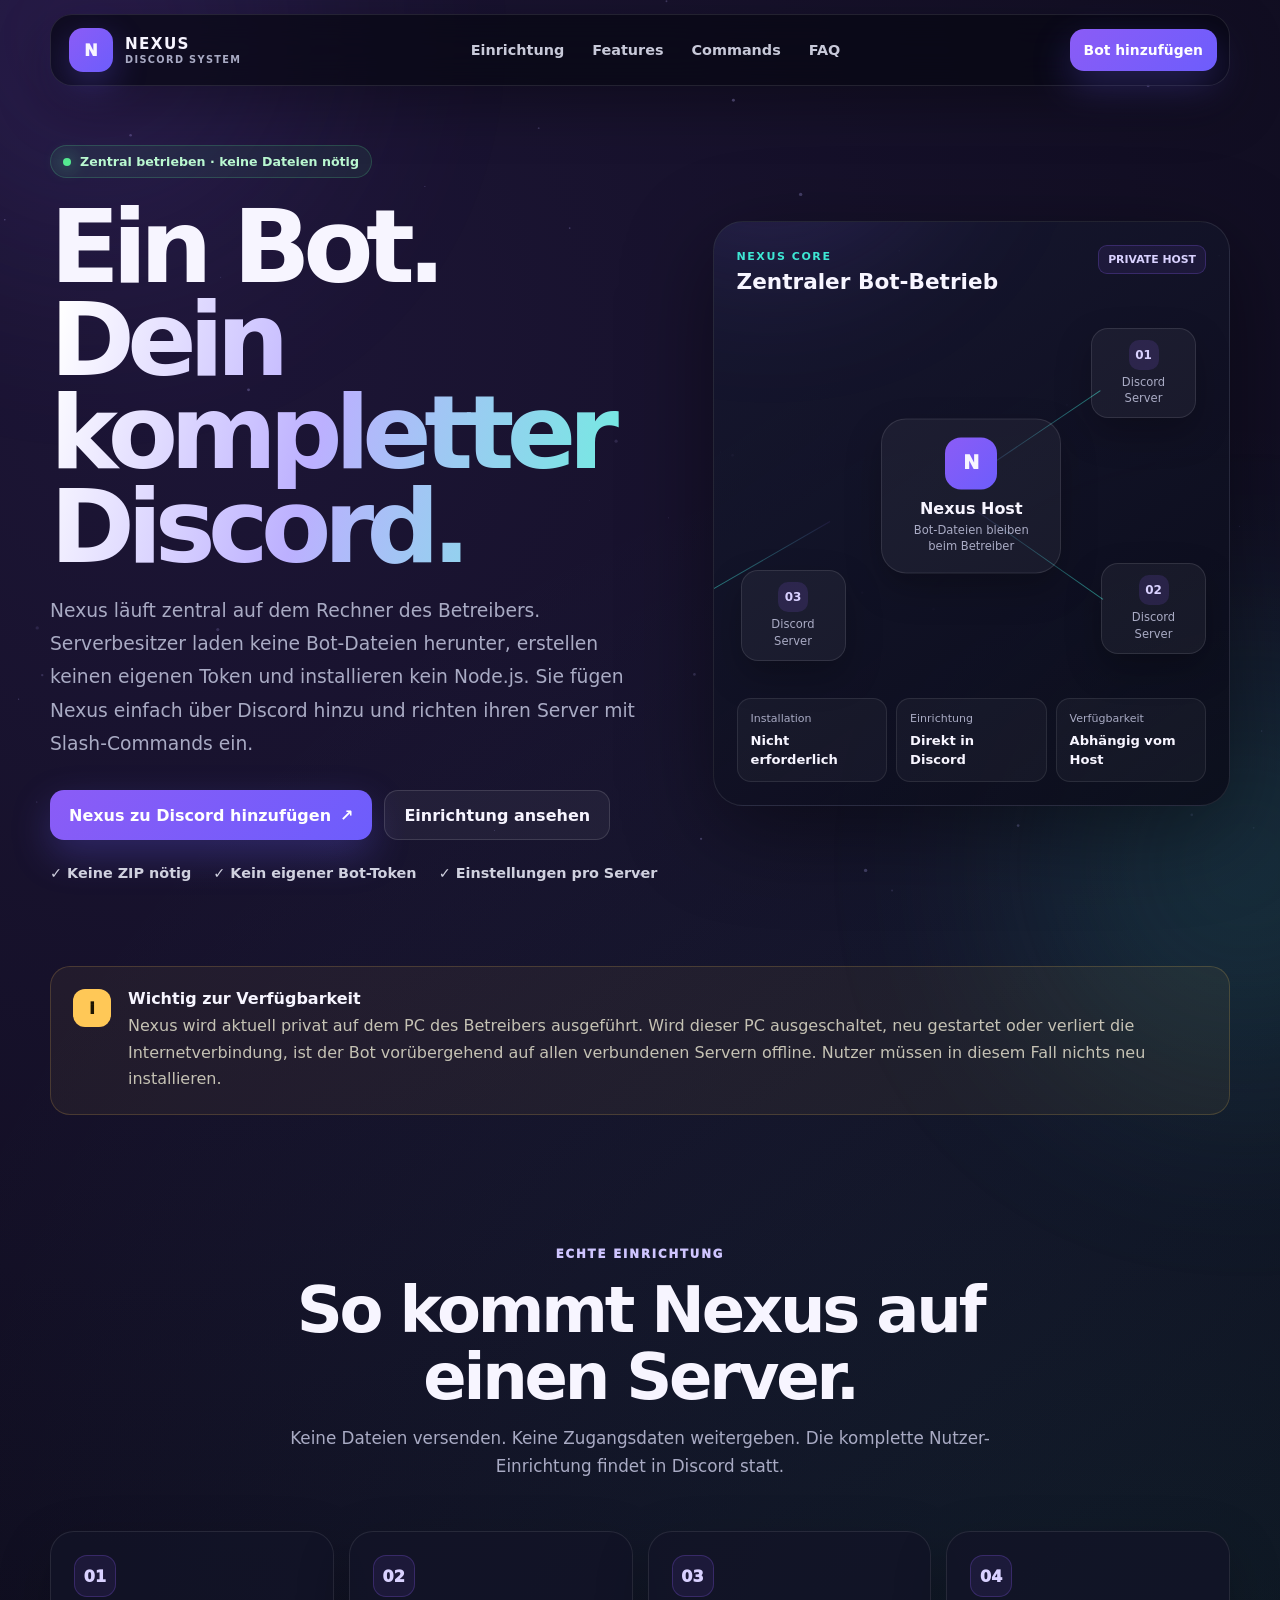
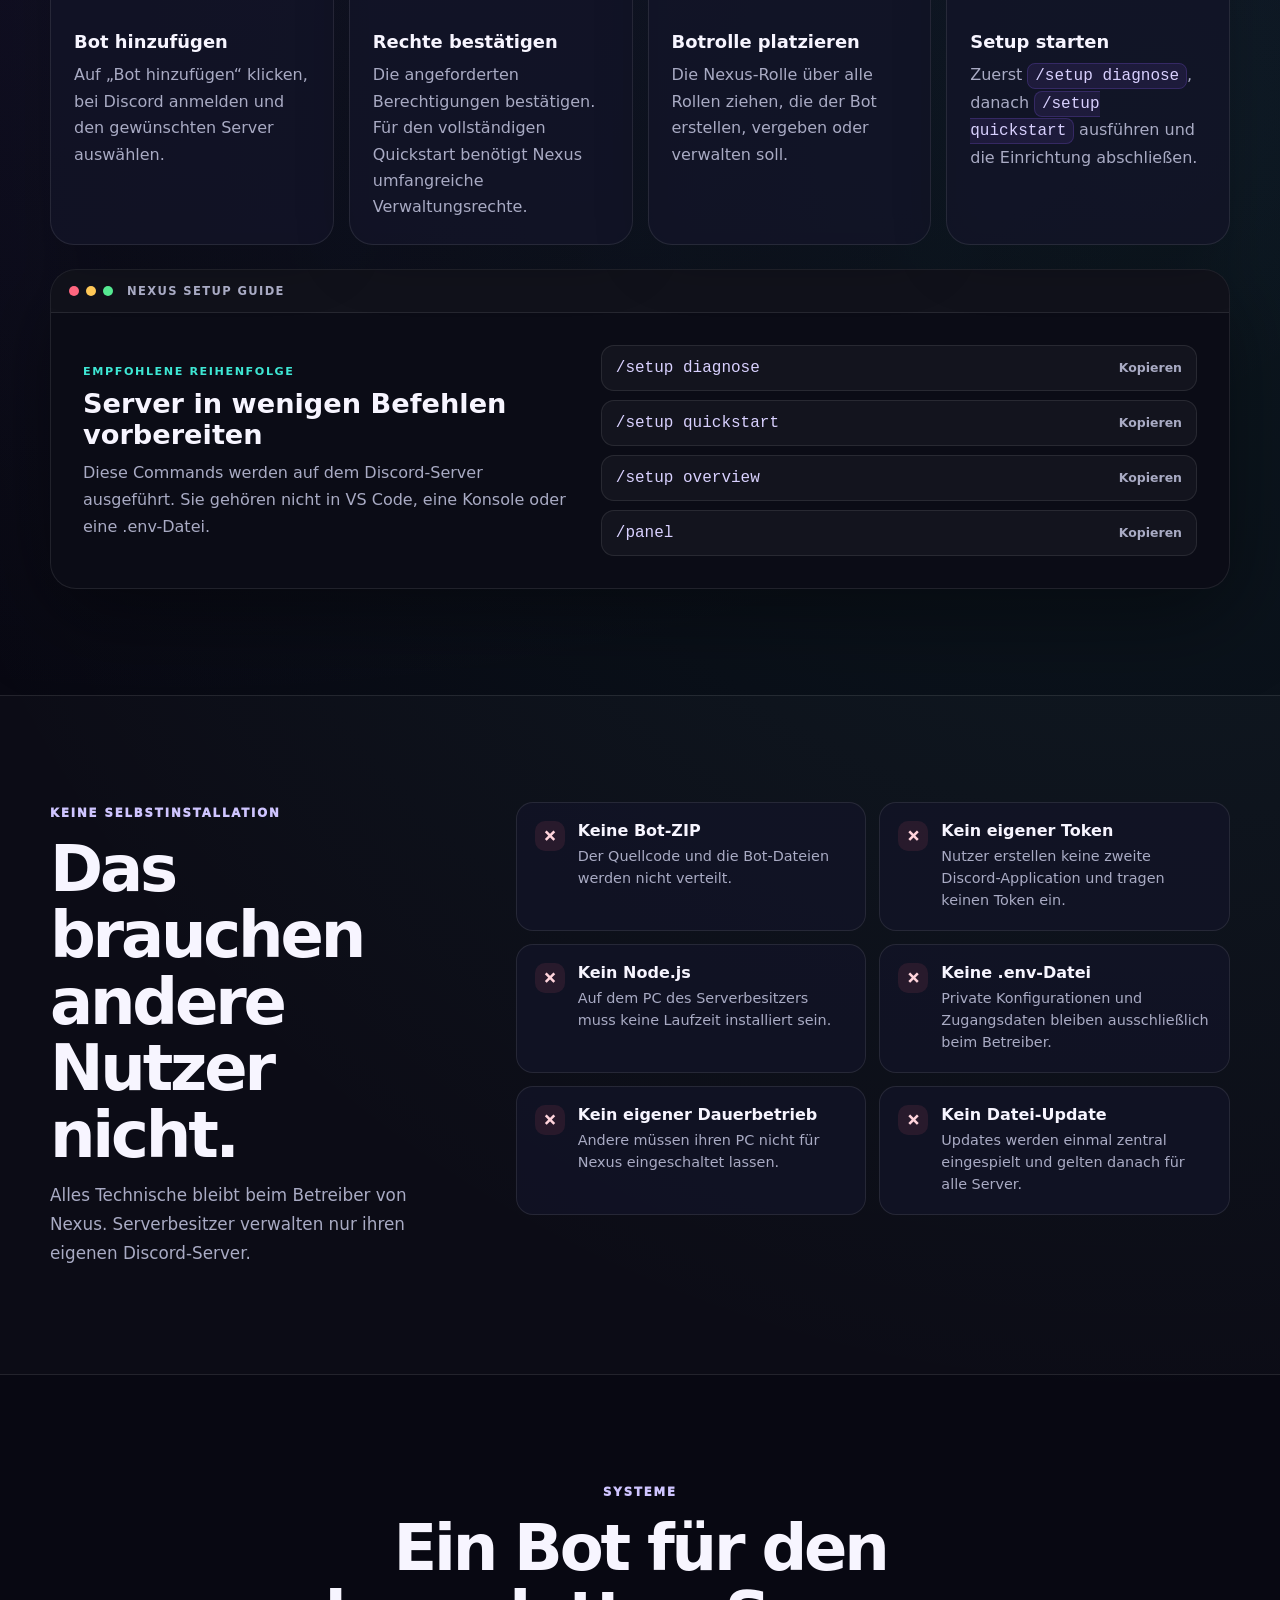
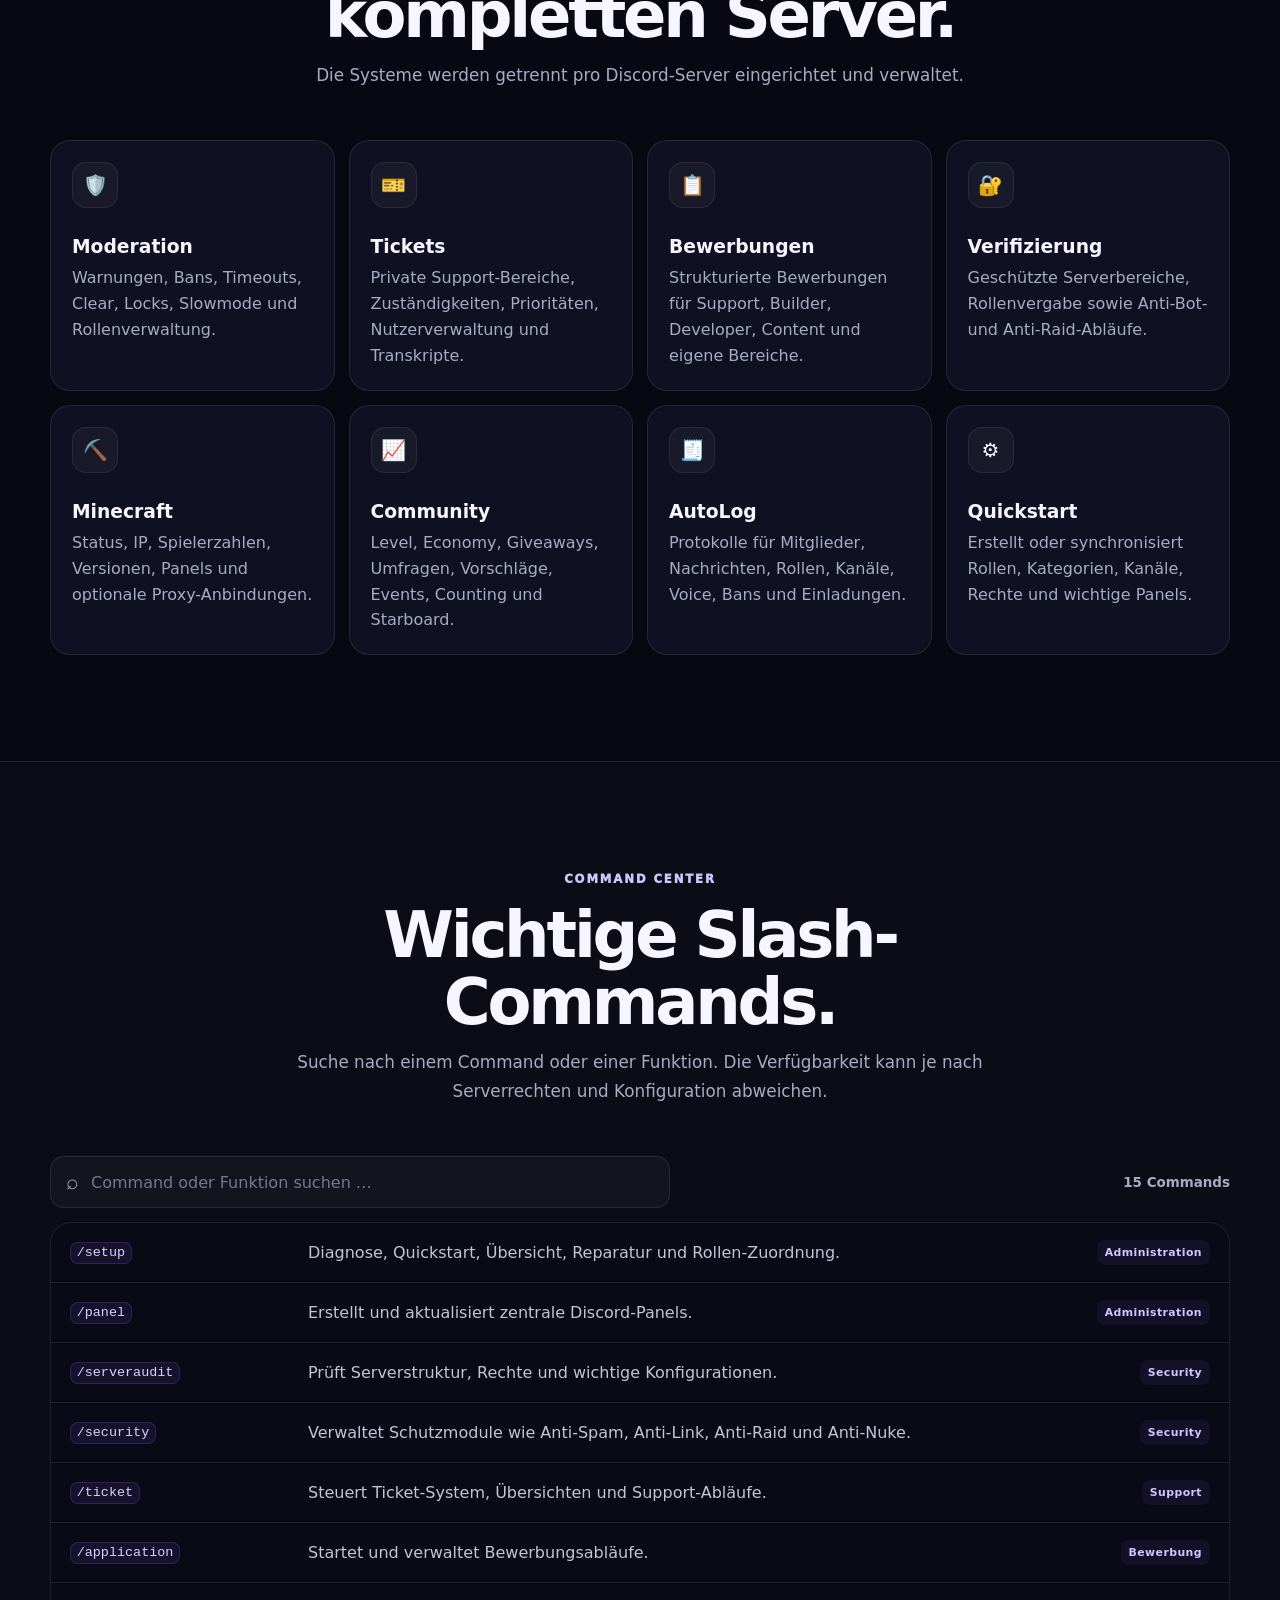
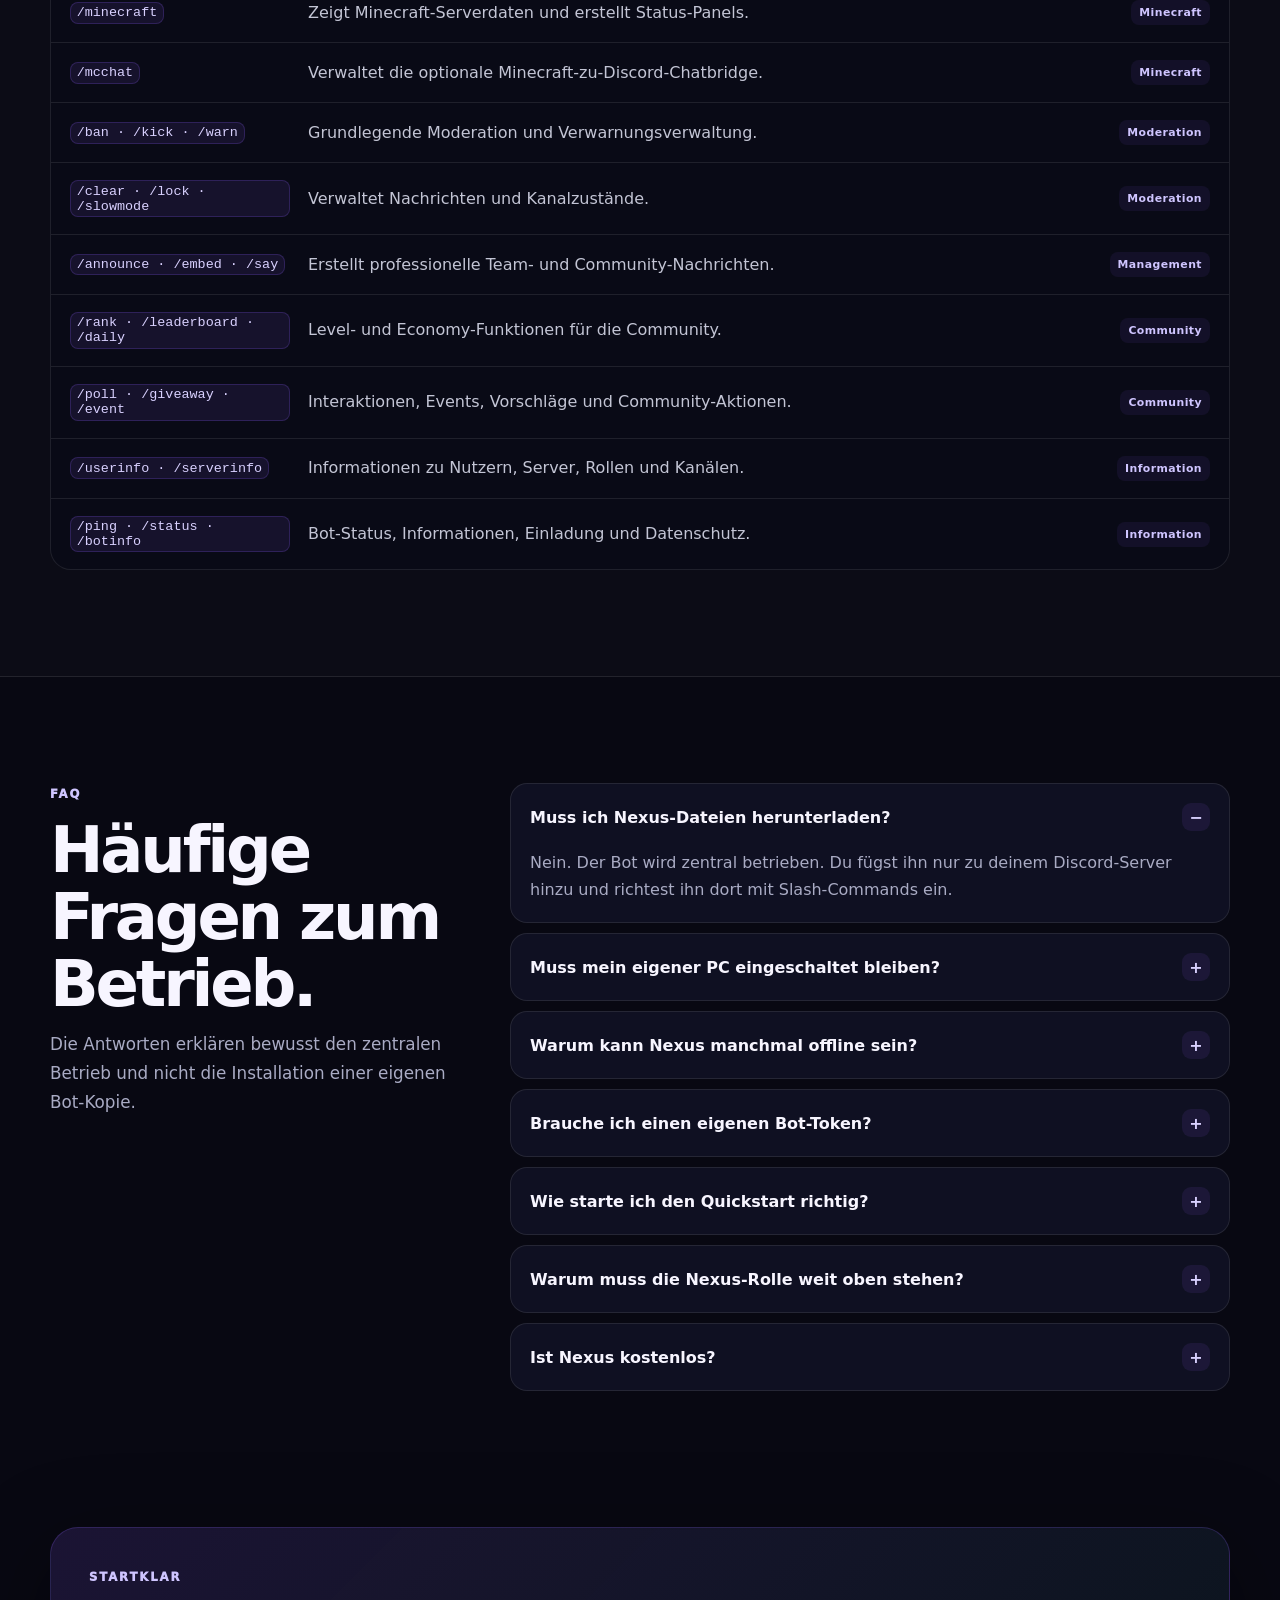
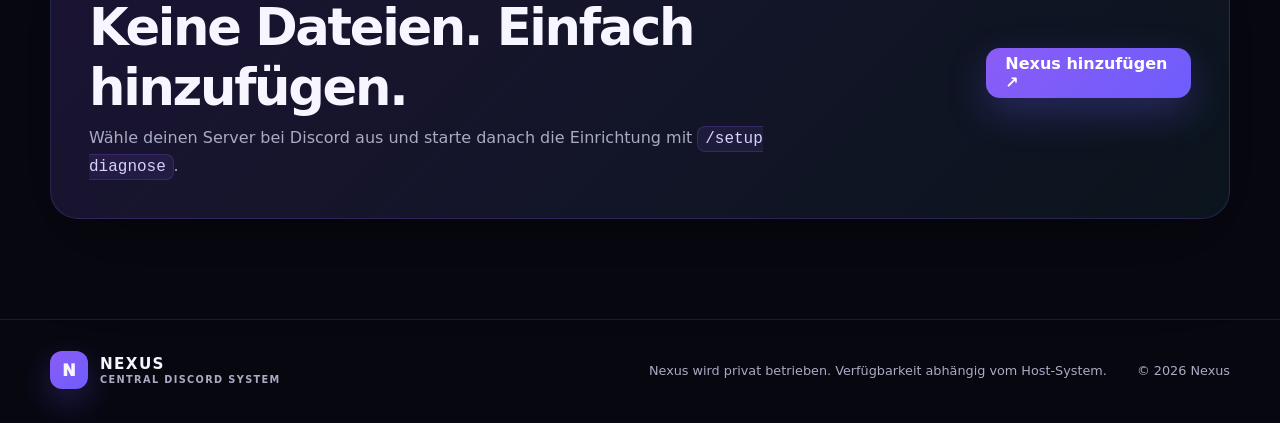
<file: index.html>
<!doctype html>
<html lang="de">
<head>
  <meta charset="utf-8">
  <meta name="viewport" content="width=device-width, initial-scale=1">
  <meta name="theme-color" content="#080812">
  <meta name="description" content="Nexus ist ein zentral betriebener All-in-One Discord-Bot für Moderation, Tickets, Bewerbungen, Minecraft und Community-Systeme. Keine Bot-Dateien nötig.">
  <meta property="og:title" content="Nexus — All-in-One Discord Bot">
  <meta property="og:description" content="Bot hinzufügen, Berechtigungen bestätigen und direkt auf Discord einrichten. Keine Dateien, kein eigener Token, keine lokale Installation.">
  <meta property="og:type" content="website">
  <title>Nexus — All-in-One Discord Bot</title>
  <link rel="stylesheet" href="style.css">
</head>
<body>
  <canvas id="particleCanvas" aria-hidden="true"></canvas>
  <div class="ambient ambient-one" aria-hidden="true"></div>
  <div class="ambient ambient-two" aria-hidden="true"></div>

  <header class="site-header" id="top">
    <div class="nav-shell container">
      <a class="brand" href="#top" aria-label="Nexus Startseite">
        <span class="brand-mark">N</span>
        <span class="brand-copy">
          <strong>NEXUS</strong>
          <small>DISCORD SYSTEM</small>
        </span>
      </a>

      <nav class="desktop-nav" aria-label="Hauptnavigation">
        <a href="#ablauf">Einrichtung</a>
        <a href="#features">Features</a>
        <a href="#commands">Commands</a>
        <a href="#faq">FAQ</a>
      </nav>

      <div class="nav-actions">
        <a class="button button-primary button-small invite-link" href="#" target="_blank" rel="noopener noreferrer">Bot hinzufügen</a>
        <button class="menu-button" id="menuButton" type="button" aria-expanded="false" aria-controls="mobileMenu" aria-label="Menü öffnen">☰</button>
      </div>
    </div>

    <nav class="mobile-menu container" id="mobileMenu" aria-label="Mobile Navigation">
      <a href="#ablauf">Einrichtung</a>
      <a href="#features">Features</a>
      <a href="#commands">Commands</a>
      <a href="#faq">FAQ</a>
      <a class="invite-link" href="#" target="_blank" rel="noopener noreferrer">Nexus hinzufügen</a>
    </nav>
  </header>

  <main>
    <section class="hero section">
      <div class="container hero-grid">
        <div class="hero-copy reveal">
          <div class="status-pill">
            <span class="status-dot"></span>
            Zentral betrieben · keine Dateien nötig
          </div>

          <h1>
            Ein Bot.
            <span class="gradient-text">Dein kompletter Discord.</span>
          </h1>

          <p class="hero-lead">
            Nexus läuft zentral auf dem Rechner des Betreibers. Serverbesitzer laden keine Bot-Dateien herunter,
            erstellen keinen eigenen Token und installieren kein Node.js. Sie fügen Nexus einfach über Discord hinzu
            und richten ihren Server mit Slash-Commands ein.
          </p>

          <div class="hero-actions">
            <a class="button button-primary invite-link" href="#" target="_blank" rel="noopener noreferrer">
              Nexus zu Discord hinzufügen
              <span aria-hidden="true">↗</span>
            </a>
            <a class="button button-secondary" href="#ablauf">Einrichtung ansehen</a>
          </div>

          <div class="trust-row" aria-label="Vorteile">
            <span>✓ Keine ZIP nötig</span>
            <span>✓ Kein eigener Bot-Token</span>
            <span>✓ Einstellungen pro Server</span>
          </div>
        </div>

        <div class="hero-panel reveal">
          <div class="panel-topline">
            <div>
              <span class="panel-kicker">NEXUS CORE</span>
              <h2>Zentraler Bot-Betrieb</h2>
            </div>
            <span class="host-badge">PRIVATE HOST</span>
          </div>

          <div class="system-visual">
            <div class="host-node">
              <span class="node-icon">N</span>
              <strong>Nexus Host</strong>
              <small>Bot-Dateien bleiben beim Betreiber</small>
            </div>
            <span class="connection-line line-one"></span>
            <span class="connection-line line-two"></span>
            <span class="connection-line line-three"></span>
            <div class="server-node server-one"><span>01</span><small>Discord Server</small></div>
            <div class="server-node server-two"><span>02</span><small>Discord Server</small></div>
            <div class="server-node server-three"><span>03</span><small>Discord Server</small></div>
          </div>

          <div class="panel-stats">
            <article>
              <span>Installation</span>
              <strong>Nicht erforderlich</strong>
            </article>
            <article>
              <span>Einrichtung</span>
              <strong>Direkt in Discord</strong>
            </article>
            <article>
              <span>Verfügbarkeit</span>
              <strong>Abhängig vom Host</strong>
            </article>
          </div>
        </div>
      </div>
    </section>

    <section class="notice-section">
      <div class="container">
        <div class="important-notice reveal">
          <span class="notice-icon">i</span>
          <div>
            <strong>Wichtig zur Verfügbarkeit</strong>
            <p>
              Nexus wird aktuell privat auf dem PC des Betreibers ausgeführt. Wird dieser PC ausgeschaltet,
              neu gestartet oder verliert die Internetverbindung, ist der Bot vorübergehend auf allen verbundenen Servern offline.
              Nutzer müssen in diesem Fall nichts neu installieren.
            </p>
          </div>
        </div>
      </div>
    </section>

    <section class="section" id="ablauf">
      <div class="container">
        <header class="section-heading reveal">
          <span class="eyebrow">ECHTE EINRICHTUNG</span>
          <h2>So kommt Nexus auf einen Server.</h2>
          <p>Keine Dateien versenden. Keine Zugangsdaten weitergeben. Die komplette Nutzer-Einrichtung findet in Discord statt.</p>
        </header>

        <div class="steps-grid">
          <article class="step-card reveal">
            <span class="step-number">01</span>
            <h3>Bot hinzufügen</h3>
            <p>Auf „Bot hinzufügen“ klicken, bei Discord anmelden und den gewünschten Server auswählen.</p>
          </article>
          <article class="step-card reveal">
            <span class="step-number">02</span>
            <h3>Rechte bestätigen</h3>
            <p>Die angeforderten Berechtigungen bestätigen. Für den vollständigen Quickstart benötigt Nexus umfangreiche Verwaltungsrechte.</p>
          </article>
          <article class="step-card reveal">
            <span class="step-number">03</span>
            <h3>Botrolle platzieren</h3>
            <p>Die Nexus-Rolle über alle Rollen ziehen, die der Bot erstellen, vergeben oder verwalten soll.</p>
          </article>
          <article class="step-card reveal">
            <span class="step-number">04</span>
            <h3>Setup starten</h3>
            <p>Zuerst <code>/setup diagnose</code>, danach <code>/setup quickstart</code> ausführen und die Einrichtung abschließen.</p>
          </article>
        </div>

        <div class="setup-console reveal">
          <div class="console-bar">
            <span></span><span></span><span></span>
            <strong>NEXUS SETUP GUIDE</strong>
          </div>
          <div class="console-content">
            <div class="console-copy">
              <span class="console-label">EMPFOHLENE REIHENFOLGE</span>
              <h3>Server in wenigen Befehlen vorbereiten</h3>
              <p>Diese Commands werden auf dem Discord-Server ausgeführt. Sie gehören nicht in VS Code, eine Konsole oder eine .env-Datei.</p>
            </div>
            <div class="command-stack">
              <button class="copy-command" type="button" data-copy="/setup diagnose"><code>/setup diagnose</code><span>Kopieren</span></button>
              <button class="copy-command" type="button" data-copy="/setup quickstart"><code>/setup quickstart</code><span>Kopieren</span></button>
              <button class="copy-command" type="button" data-copy="/setup overview"><code>/setup overview</code><span>Kopieren</span></button>
              <button class="copy-command" type="button" data-copy="/panel"><code>/panel</code><span>Kopieren</span></button>
            </div>
          </div>
        </div>
      </div>
    </section>

    <section class="section section-muted" id="keine-dateien">
      <div class="container no-files-grid">
        <div class="reveal">
          <span class="eyebrow">KEINE SELBSTINSTALLATION</span>
          <h2>Das brauchen andere Nutzer nicht.</h2>
          <p class="section-copy">Alles Technische bleibt beim Betreiber von Nexus. Serverbesitzer verwalten nur ihren eigenen Discord-Server.</p>
        </div>
        <div class="check-grid reveal">
          <article><span>×</span><div><strong>Keine Bot-ZIP</strong><p>Der Quellcode und die Bot-Dateien werden nicht verteilt.</p></div></article>
          <article><span>×</span><div><strong>Kein eigener Token</strong><p>Nutzer erstellen keine zweite Discord-Application und tragen keinen Token ein.</p></div></article>
          <article><span>×</span><div><strong>Kein Node.js</strong><p>Auf dem PC des Serverbesitzers muss keine Laufzeit installiert sein.</p></div></article>
          <article><span>×</span><div><strong>Keine .env-Datei</strong><p>Private Konfigurationen und Zugangsdaten bleiben ausschließlich beim Betreiber.</p></div></article>
          <article><span>×</span><div><strong>Kein eigener Dauerbetrieb</strong><p>Andere müssen ihren PC nicht für Nexus eingeschaltet lassen.</p></div></article>
          <article><span>×</span><div><strong>Kein Datei-Update</strong><p>Updates werden einmal zentral eingespielt und gelten danach für alle Server.</p></div></article>
        </div>
      </div>
    </section>

    <section class="section" id="features">
      <div class="container">
        <header class="section-heading reveal">
          <span class="eyebrow">SYSTEME</span>
          <h2>Ein Bot für den kompletten Server.</h2>
          <p>Die Systeme werden getrennt pro Discord-Server eingerichtet und verwaltet.</p>
        </header>

        <div class="feature-grid">
          <article class="feature-card reveal"><span class="feature-icon">🛡️</span><h3>Moderation</h3><p>Warnungen, Bans, Timeouts, Clear, Locks, Slowmode und Rollenverwaltung.</p></article>
          <article class="feature-card reveal"><span class="feature-icon">🎫</span><h3>Tickets</h3><p>Private Support-Bereiche, Zuständigkeiten, Prioritäten, Nutzerverwaltung und Transkripte.</p></article>
          <article class="feature-card reveal"><span class="feature-icon">📋</span><h3>Bewerbungen</h3><p>Strukturierte Bewerbungen für Support, Builder, Developer, Content und eigene Bereiche.</p></article>
          <article class="feature-card reveal"><span class="feature-icon">🔐</span><h3>Verifizierung</h3><p>Geschützte Serverbereiche, Rollenvergabe sowie Anti-Bot- und Anti-Raid-Abläufe.</p></article>
          <article class="feature-card reveal"><span class="feature-icon">⛏️</span><h3>Minecraft</h3><p>Status, IP, Spielerzahlen, Versionen, Panels und optionale Proxy-Anbindungen.</p></article>
          <article class="feature-card reveal"><span class="feature-icon">📈</span><h3>Community</h3><p>Level, Economy, Giveaways, Umfragen, Vorschläge, Events, Counting und Starboard.</p></article>
          <article class="feature-card reveal"><span class="feature-icon">🧾</span><h3>AutoLog</h3><p>Protokolle für Mitglieder, Nachrichten, Rollen, Kanäle, Voice, Bans und Einladungen.</p></article>
          <article class="feature-card reveal"><span class="feature-icon">⚙️</span><h3>Quickstart</h3><p>Erstellt oder synchronisiert Rollen, Kategorien, Kanäle, Rechte und wichtige Panels.</p></article>
        </div>
      </div>
    </section>

    <section class="section section-muted" id="commands">
      <div class="container">
        <header class="section-heading reveal">
          <span class="eyebrow">COMMAND CENTER</span>
          <h2>Wichtige Slash-Commands.</h2>
          <p>Suche nach einem Command oder einer Funktion. Die Verfügbarkeit kann je nach Serverrechten und Konfiguration abweichen.</p>
        </header>

        <div class="command-toolbar reveal">
          <label class="search-field">
            <span>⌕</span>
            <input id="commandSearch" type="search" placeholder="Command oder Funktion suchen …" autocomplete="off">
          </label>
          <span id="commandCount" class="command-count">0 Commands</span>
        </div>

        <div class="command-list reveal" id="commandList">
          <article class="command-row" data-search="setup diagnose quickstart overview repair rolle server einrichtung"><code>/setup</code><span>Diagnose, Quickstart, Übersicht, Reparatur und Rollen-Zuordnung.</span><b>Administration</b></article>
          <article class="command-row" data-search="panel ticket bewerbung verify rollen minecraft regeln"><code>/panel</code><span>Erstellt und aktualisiert zentrale Discord-Panels.</span><b>Administration</b></article>
          <article class="command-row" data-search="serveraudit audit server prüfen"><code>/serveraudit</code><span>Prüft Serverstruktur, Rechte und wichtige Konfigurationen.</span><b>Security</b></article>
          <article class="command-row" data-search="security anti nuke raid spam link invite caps mention"><code>/security</code><span>Verwaltet Schutzmodule wie Anti-Spam, Anti-Link, Anti-Raid und Anti-Nuke.</span><b>Security</b></article>
          <article class="command-row" data-search="ticket support overview panel transkript"><code>/ticket</code><span>Steuert Ticket-System, Übersichten und Support-Abläufe.</span><b>Support</b></article>
          <article class="command-row" data-search="application bewerbung team support builder developer content"><code>/application</code><span>Startet und verwaltet Bewerbungsabläufe.</span><b>Bewerbung</b></article>
          <article class="command-row" data-search="minecraft status ip players panel java bedrock"><code>/minecraft</code><span>Zeigt Minecraft-Serverdaten und erstellt Status-Panels.</span><b>Minecraft</b></article>
          <article class="command-row" data-search="mcchat setup key status test velocity chat bridge"><code>/mcchat</code><span>Verwaltet die optionale Minecraft-zu-Discord-Chatbridge.</span><b>Minecraft</b></article>
          <article class="command-row" data-search="ban unban kick timeout untimeout warn warnings clearwarnings"><code>/ban · /kick · /warn</code><span>Grundlegende Moderation und Verwarnungsverwaltung.</span><b>Moderation</b></article>
          <article class="command-row" data-search="clear purge lock unlock hide unhide slowmode"><code>/clear · /lock · /slowmode</code><span>Verwaltet Nachrichten und Kanalzustände.</span><b>Moderation</b></article>
          <article class="command-row" data-search="announce embed say ankündigung nachricht"><code>/announce · /embed · /say</code><span>Erstellt professionelle Team- und Community-Nachrichten.</span><b>Management</b></article>
          <article class="command-row" data-search="rank leaderboard balance daily economy level"><code>/rank · /leaderboard · /daily</code><span>Level- und Economy-Funktionen für die Community.</span><b>Community</b></article>
          <article class="command-row" data-search="poll giveaway suggest report event counting starboard"><code>/poll · /giveaway · /event</code><span>Interaktionen, Events, Vorschläge und Community-Aktionen.</span><b>Community</b></article>
          <article class="command-row" data-search="userinfo serverinfo roleinfo channelinfo avatar banner membercount"><code>/userinfo · /serverinfo</code><span>Informationen zu Nutzern, Server, Rollen und Kanälen.</span><b>Information</b></article>
          <article class="command-row" data-search="ping status about botinfo invite privacy website"><code>/ping · /status · /botinfo</code><span>Bot-Status, Informationen, Einladung und Datenschutz.</span><b>Information</b></article>
        </div>
        <p class="empty-state" id="emptyState" hidden>Keine passenden Commands gefunden.</p>
      </div>
    </section>

    <section class="section" id="faq">
      <div class="container faq-layout">
        <div class="reveal">
          <span class="eyebrow">FAQ</span>
          <h2>Häufige Fragen zum Betrieb.</h2>
          <p class="section-copy">Die Antworten erklären bewusst den zentralen Betrieb und nicht die Installation einer eigenen Bot-Kopie.</p>
        </div>

        <div class="faq-list reveal">
          <article class="faq-item open">
            <button type="button" aria-expanded="true"><span>Muss ich Nexus-Dateien herunterladen?</span><b>−</b></button>
            <div class="faq-answer"><p>Nein. Der Bot wird zentral betrieben. Du fügst ihn nur zu deinem Discord-Server hinzu und richtest ihn dort mit Slash-Commands ein.</p></div>
          </article>
          <article class="faq-item">
            <button type="button" aria-expanded="false"><span>Muss mein eigener PC eingeschaltet bleiben?</span><b>+</b></button>
            <div class="faq-answer"><p>Nein. Nur der Rechner, auf dem der Betreiber Nexus hostet, muss laufen. Dein eigener PC kann ausgeschaltet sein.</p></div>
          </article>
          <article class="faq-item">
            <button type="button" aria-expanded="false"><span>Warum kann Nexus manchmal offline sein?</span><b>+</b></button>
            <div class="faq-answer"><p>Nexus läuft aktuell auf einem privaten PC. Ist dieser ausgeschaltet, startet neu oder hat keine Internetverbindung, ist der Bot vorübergehend offline.</p></div>
          </article>
          <article class="faq-item">
            <button type="button" aria-expanded="false"><span>Brauche ich einen eigenen Bot-Token?</span><b>+</b></button>
            <div class="faq-answer"><p>Nein. Ein Bot-Token darf niemals an Serverbesitzer oder andere Nutzer weitergegeben werden. Die Einladung funktioniert über Discord OAuth.</p></div>
          </article>
          <article class="faq-item">
            <button type="button" aria-expanded="false"><span>Wie starte ich den Quickstart richtig?</span><b>+</b></button>
            <div class="faq-answer"><p>Führe zuerst <code>/setup diagnose</code> aus, korrigiere fehlende Rechte und starte anschließend <code>/setup quickstart</code>. Starte den Quickstart nicht mehrfach gleichzeitig.</p></div>
          </article>
          <article class="faq-item">
            <button type="button" aria-expanded="false"><span>Warum muss die Nexus-Rolle weit oben stehen?</span><b>+</b></button>
            <div class="faq-answer"><p>Discord-Bots können nur Rollen verwalten, die unter ihrer eigenen höchsten Rolle liegen. Deshalb muss die Nexus-Rolle über den zu verwaltenden Rollen stehen.</p></div>
          </article>
          <article class="faq-item">
            <button type="button" aria-expanded="false"><span>Ist Nexus kostenlos?</span><b>+</b></button>
            <div class="faq-answer"><p>Ja. Nexus kann kostenlos zu einem Discord-Server hinzugefügt und mit den verfügbaren Systemen eingerichtet werden.</p></div>
          </article>
        </div>
      </div>
    </section>

    <section class="cta-section">
      <div class="container">
        <div class="cta-card reveal">
          <div>
            <span class="eyebrow">STARTKLAR</span>
            <h2>Keine Dateien. Einfach hinzufügen.</h2>
            <p>Wähle deinen Server bei Discord aus und starte danach die Einrichtung mit <code>/setup diagnose</code>.</p>
          </div>
          <a class="button button-primary invite-link" href="#" target="_blank" rel="noopener noreferrer">Nexus hinzufügen ↗</a>
        </div>
      </div>
    </section>
  </main>

  <footer class="site-footer">
    <div class="container footer-grid">
      <div class="brand footer-brand">
        <span class="brand-mark">N</span>
        <span class="brand-copy"><strong>NEXUS</strong><small>CENTRAL DISCORD SYSTEM</small></span>
      </div>
      <p>Nexus wird privat betrieben. Verfügbarkeit abhängig vom Host-System.</p>
      <span>© <span id="year"></span> Nexus</span>
    </div>
  </footer>

  <div class="toast" id="toast" role="status" aria-live="polite"></div>
  <script src="script.js"></script>
</body>
</html>
</file>
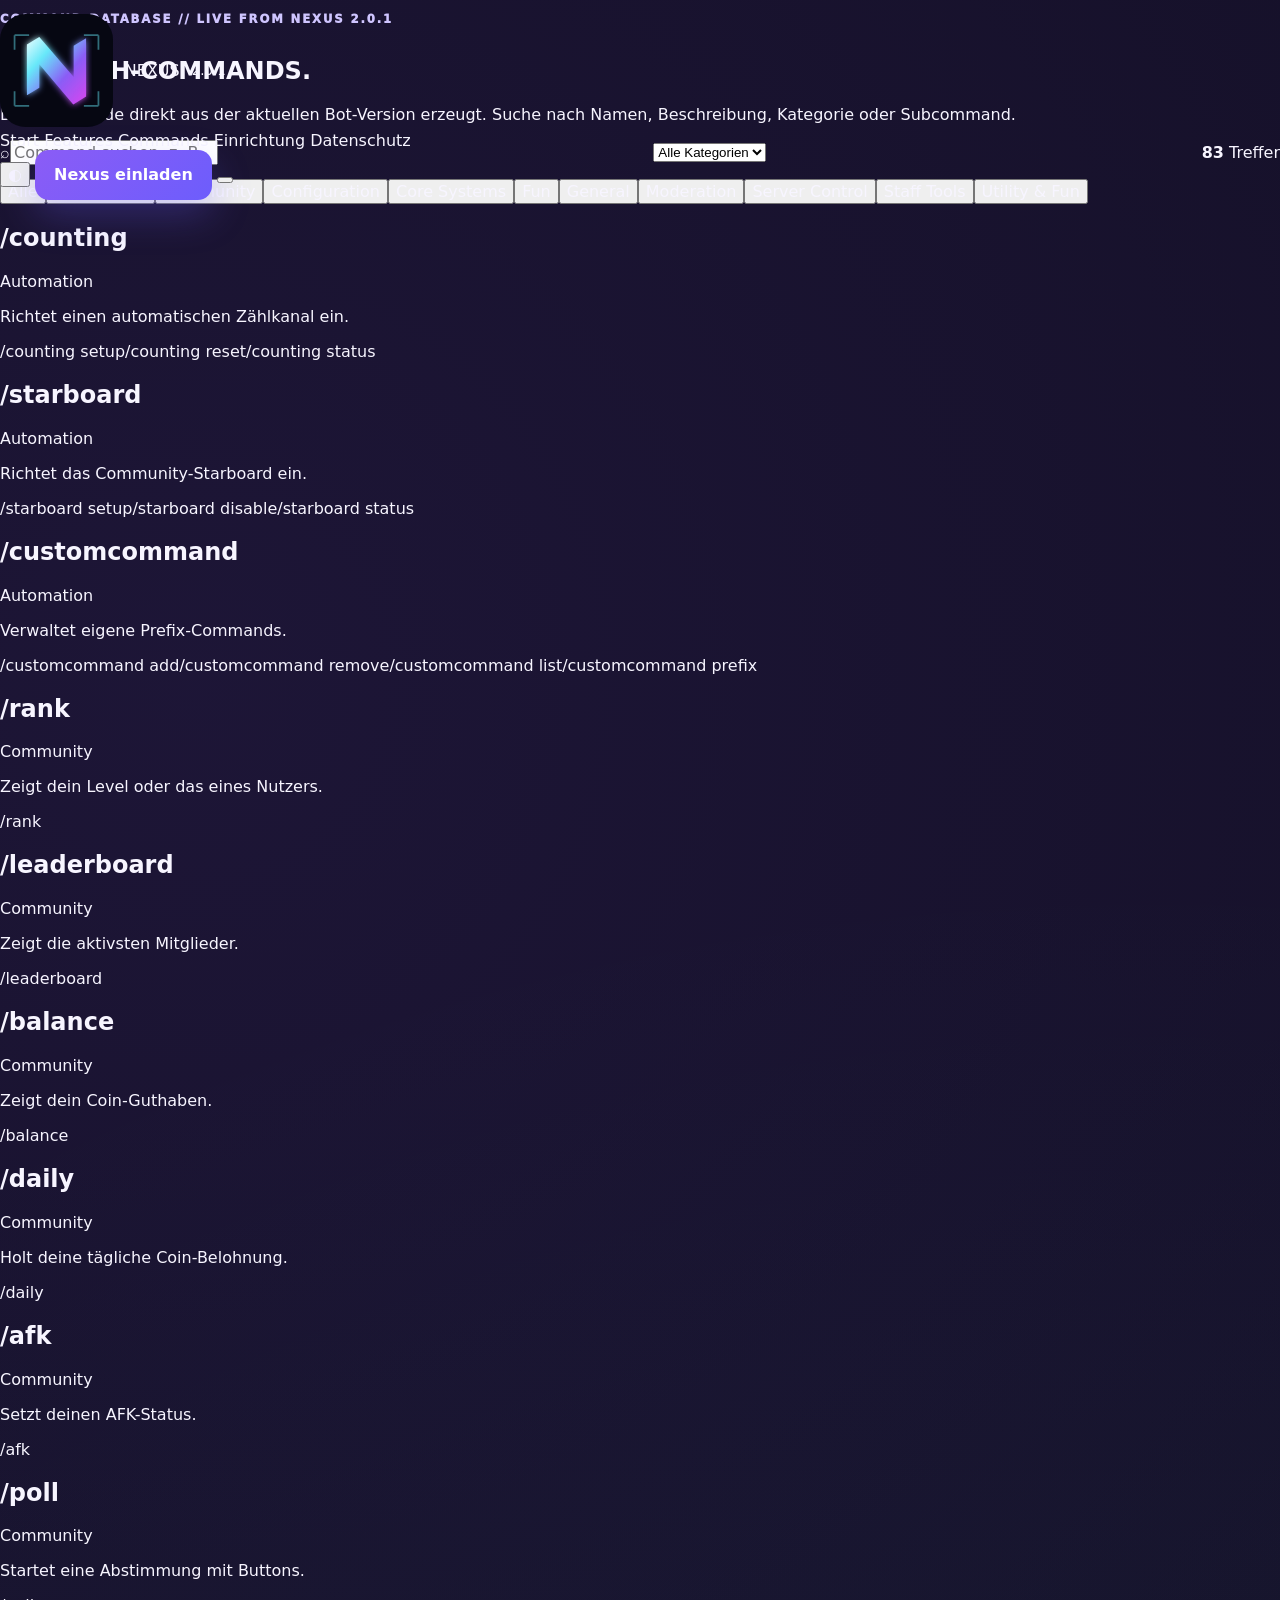
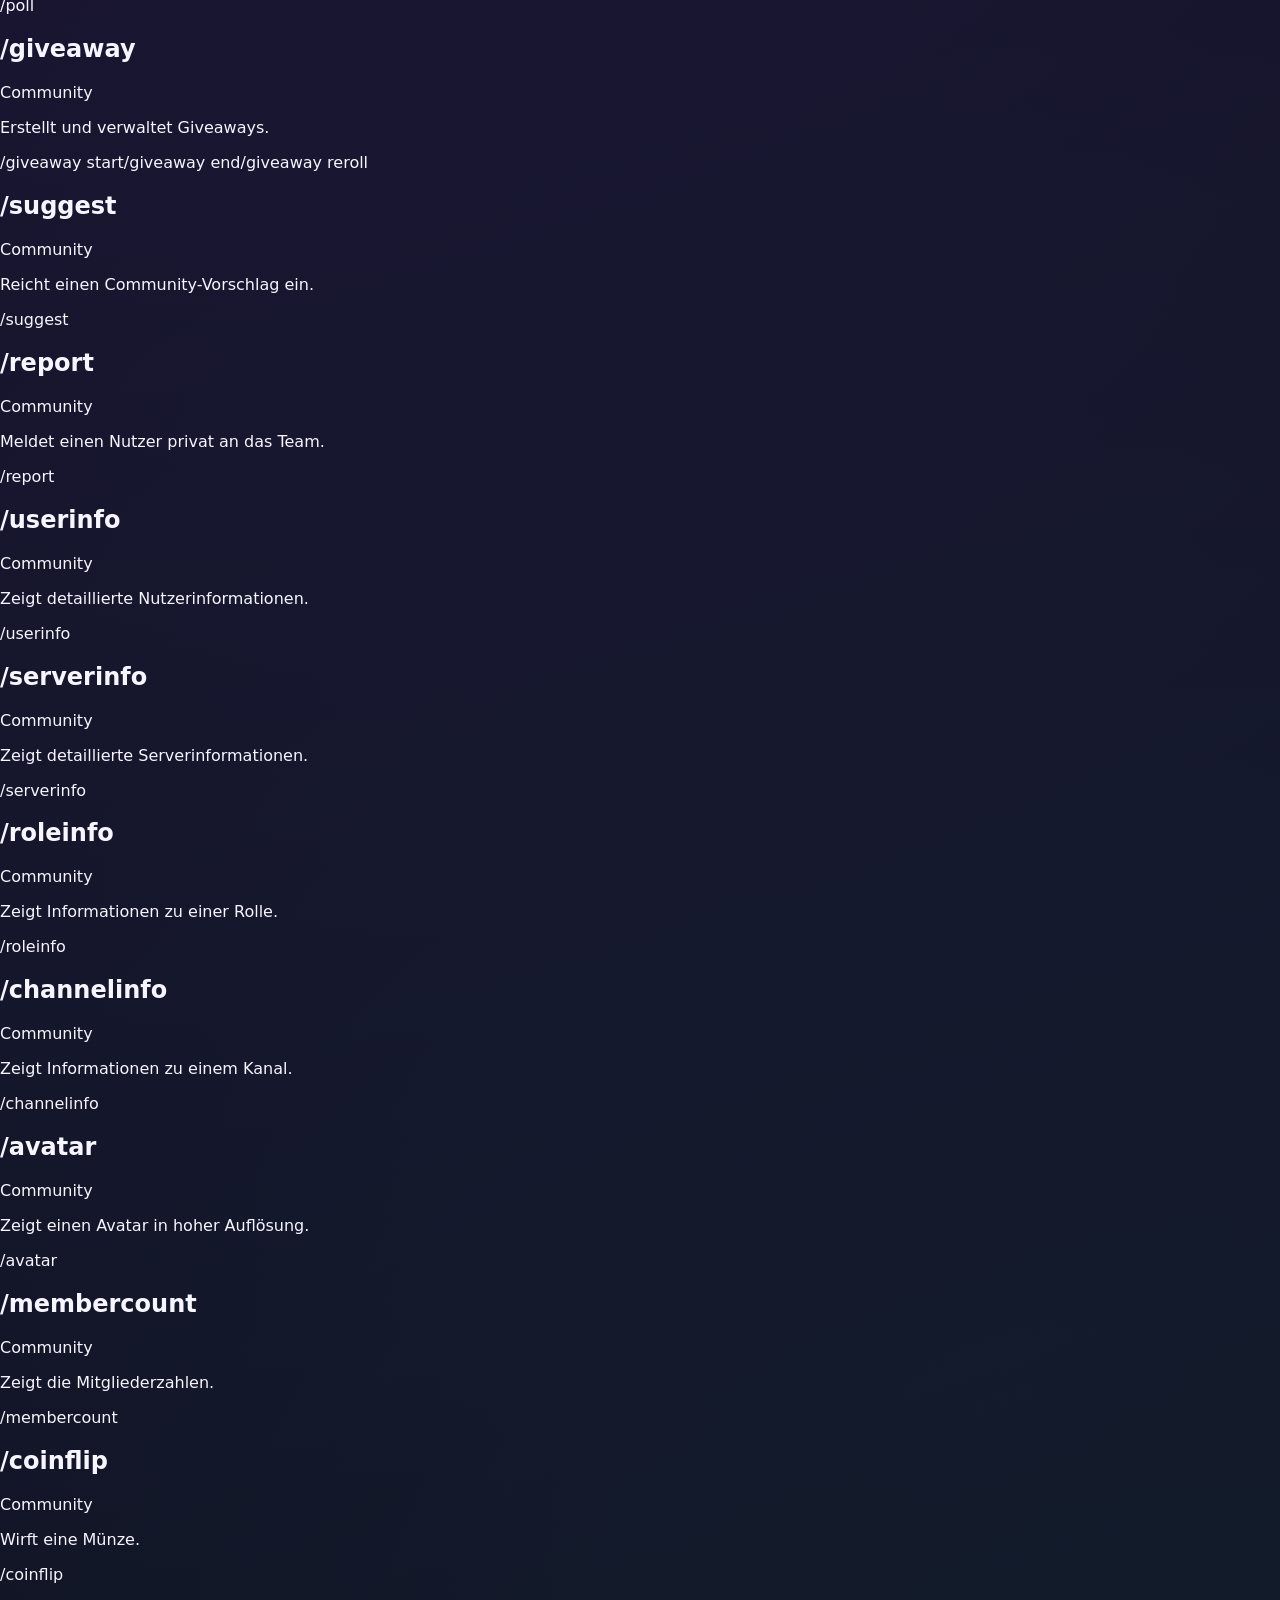
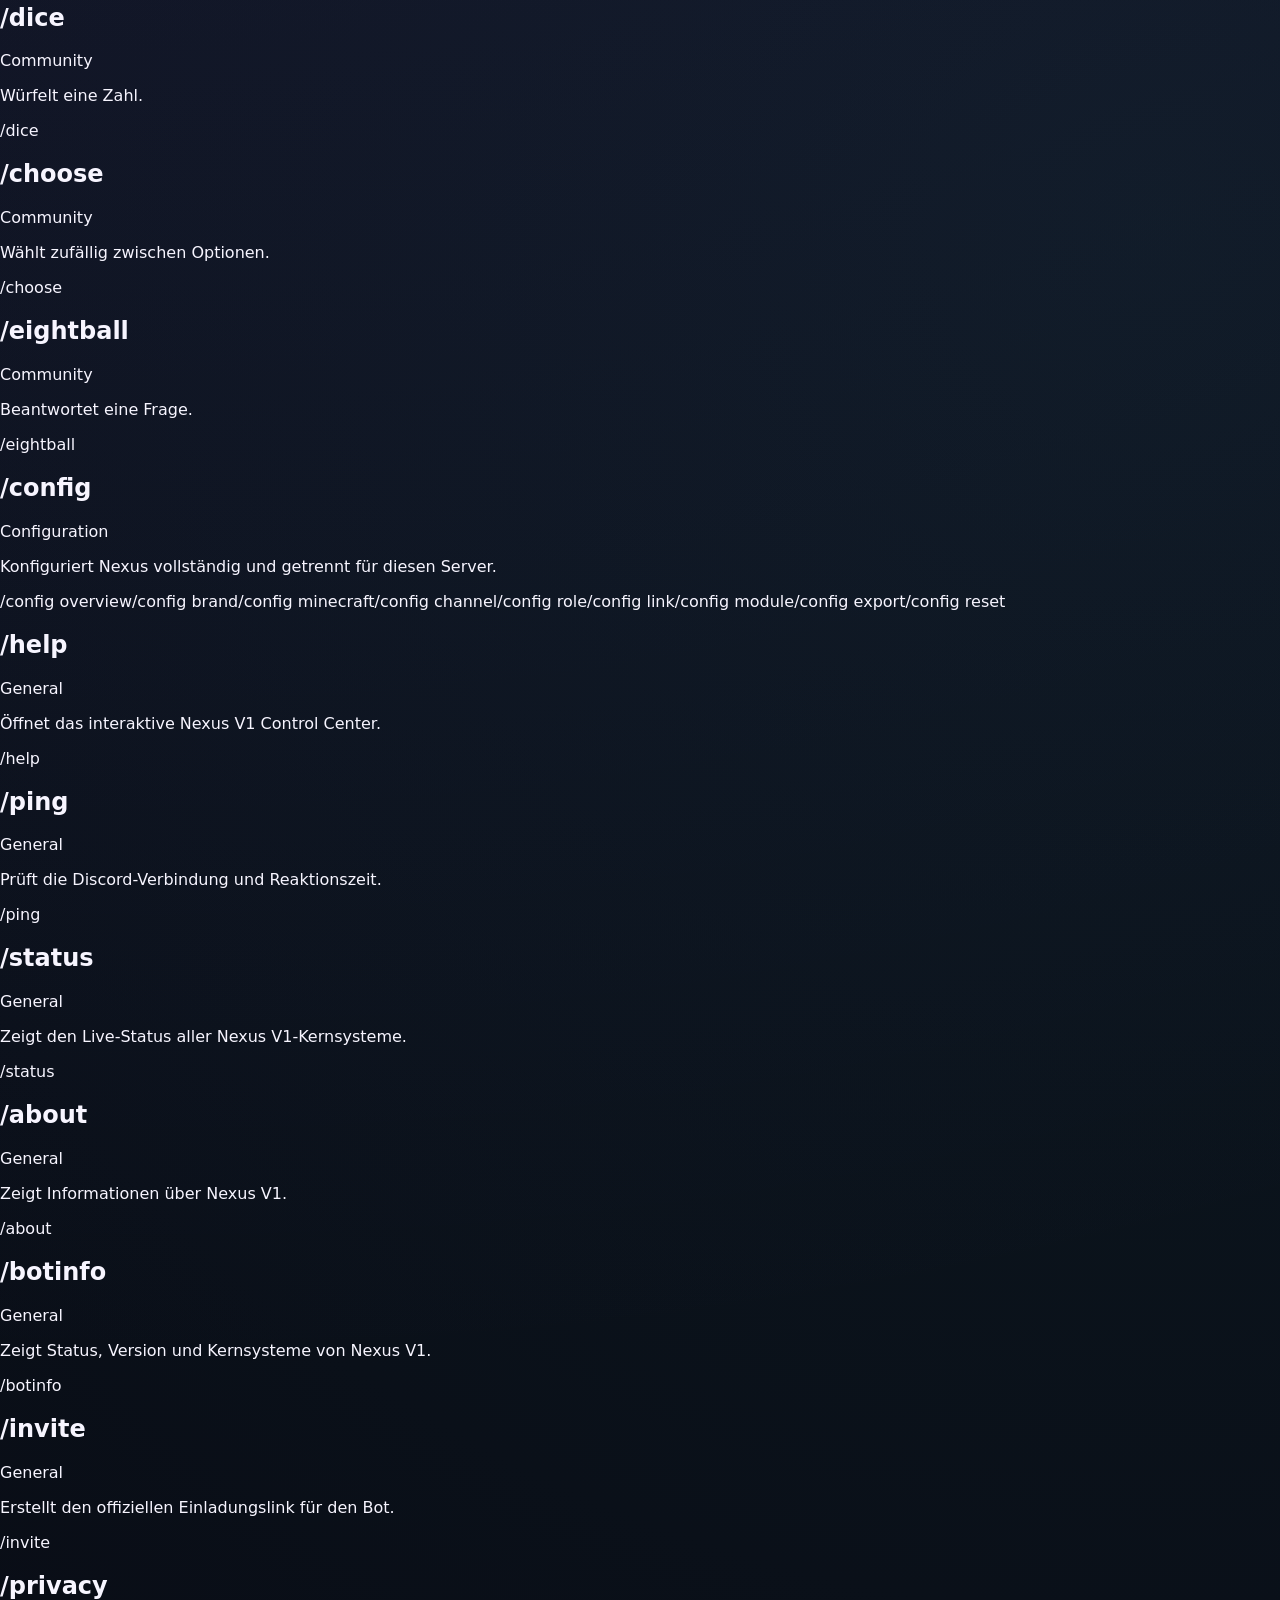
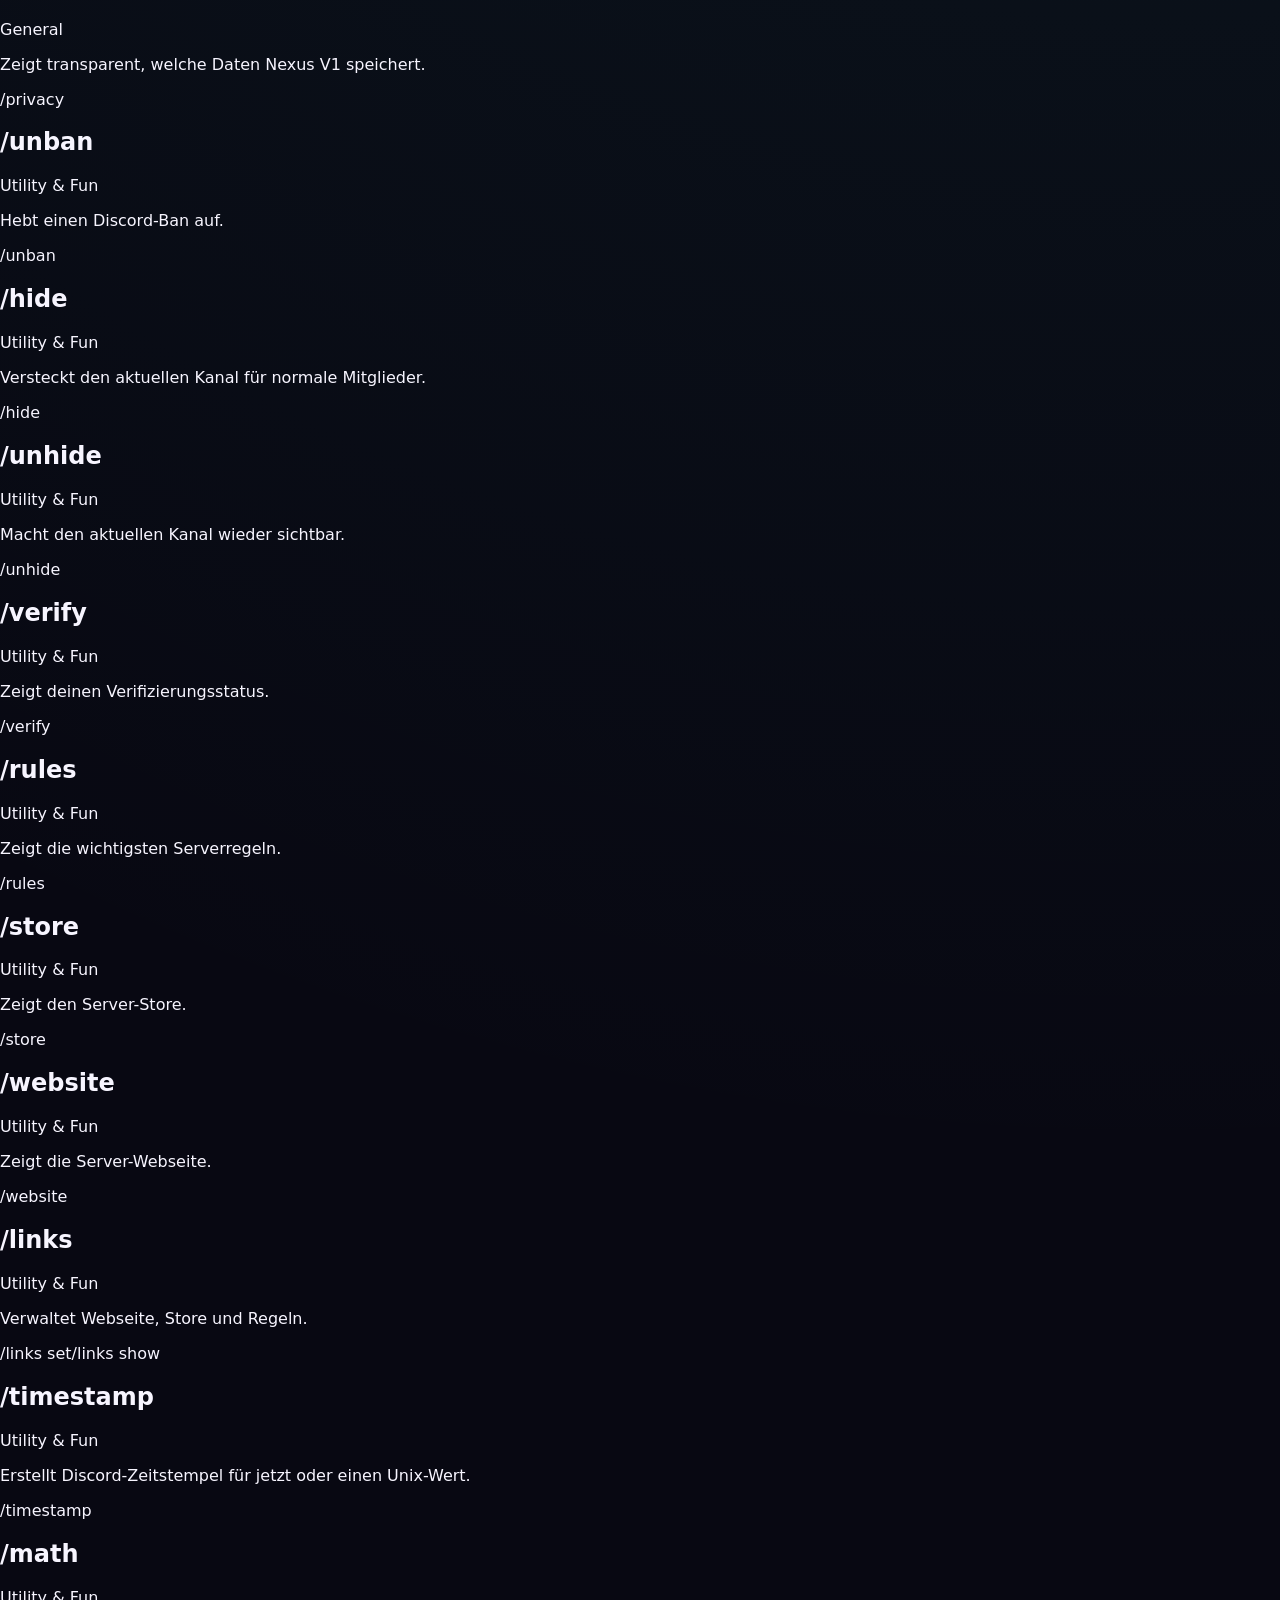
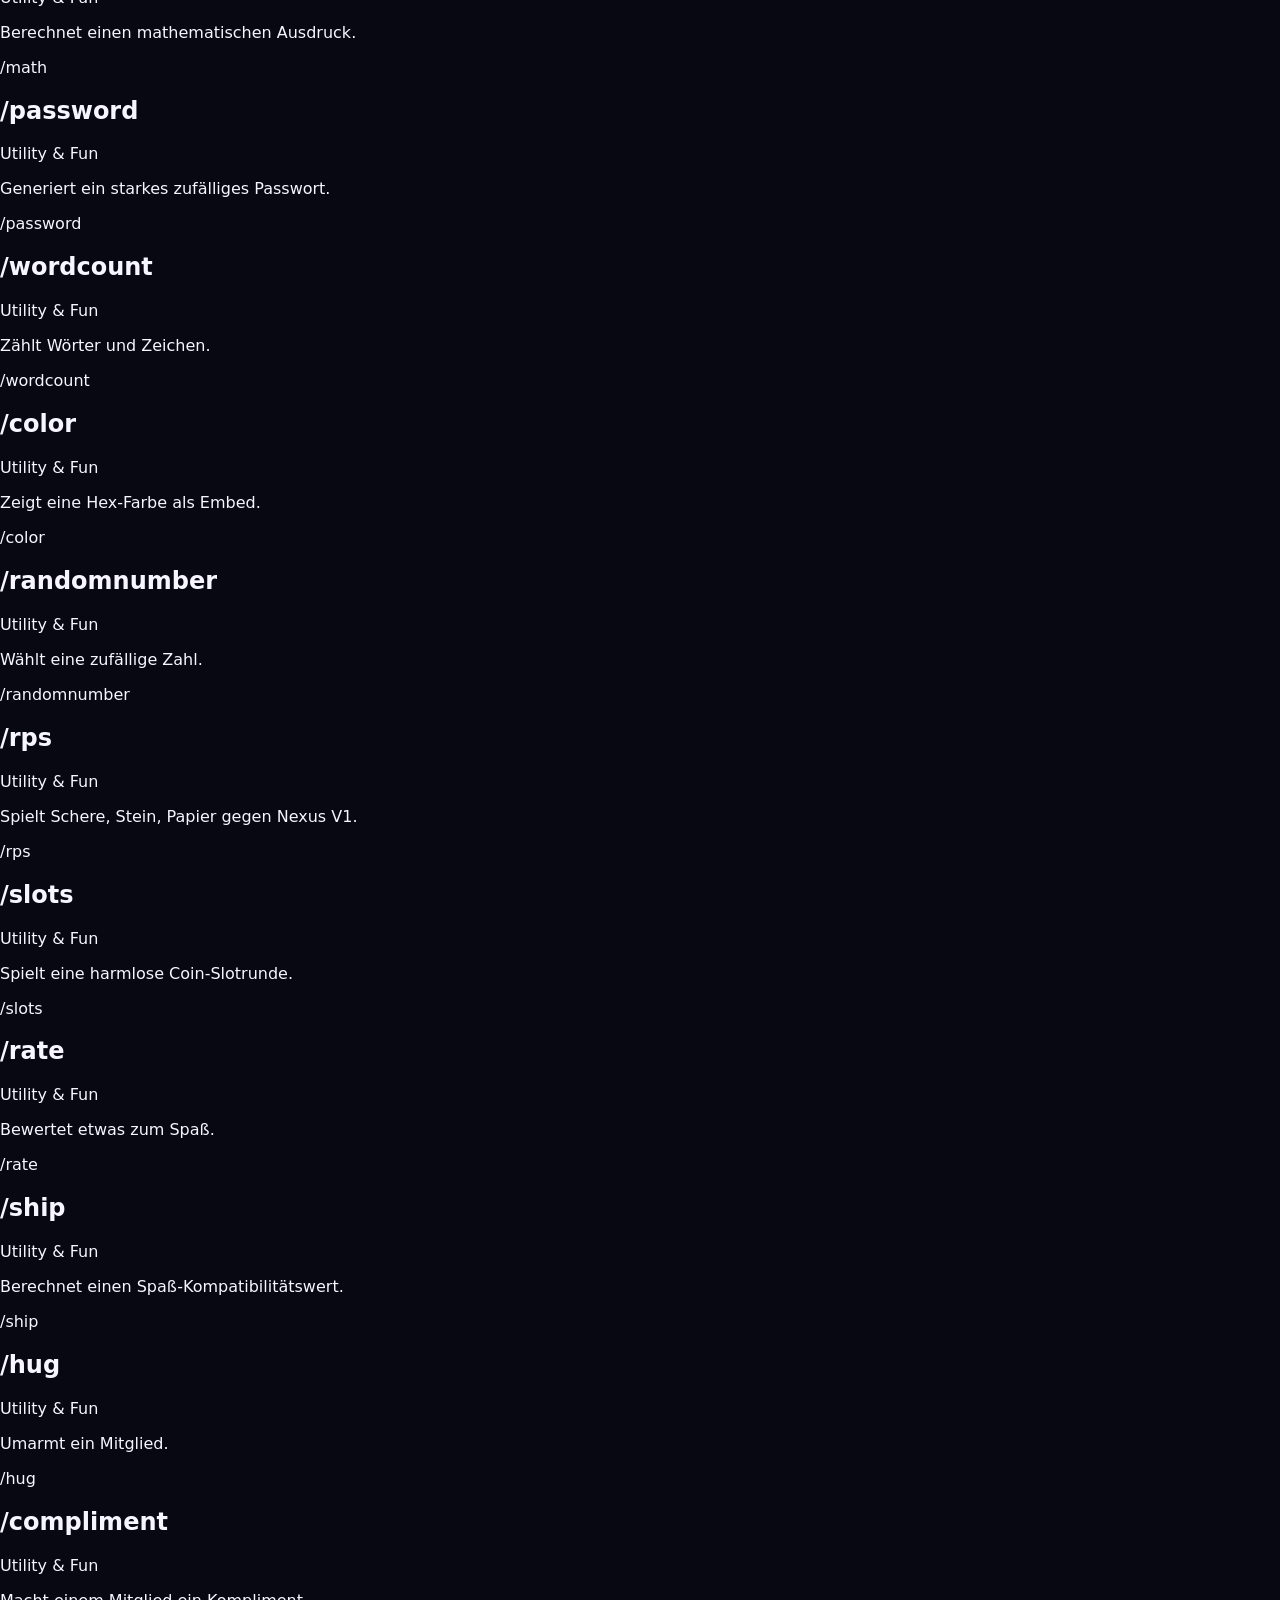
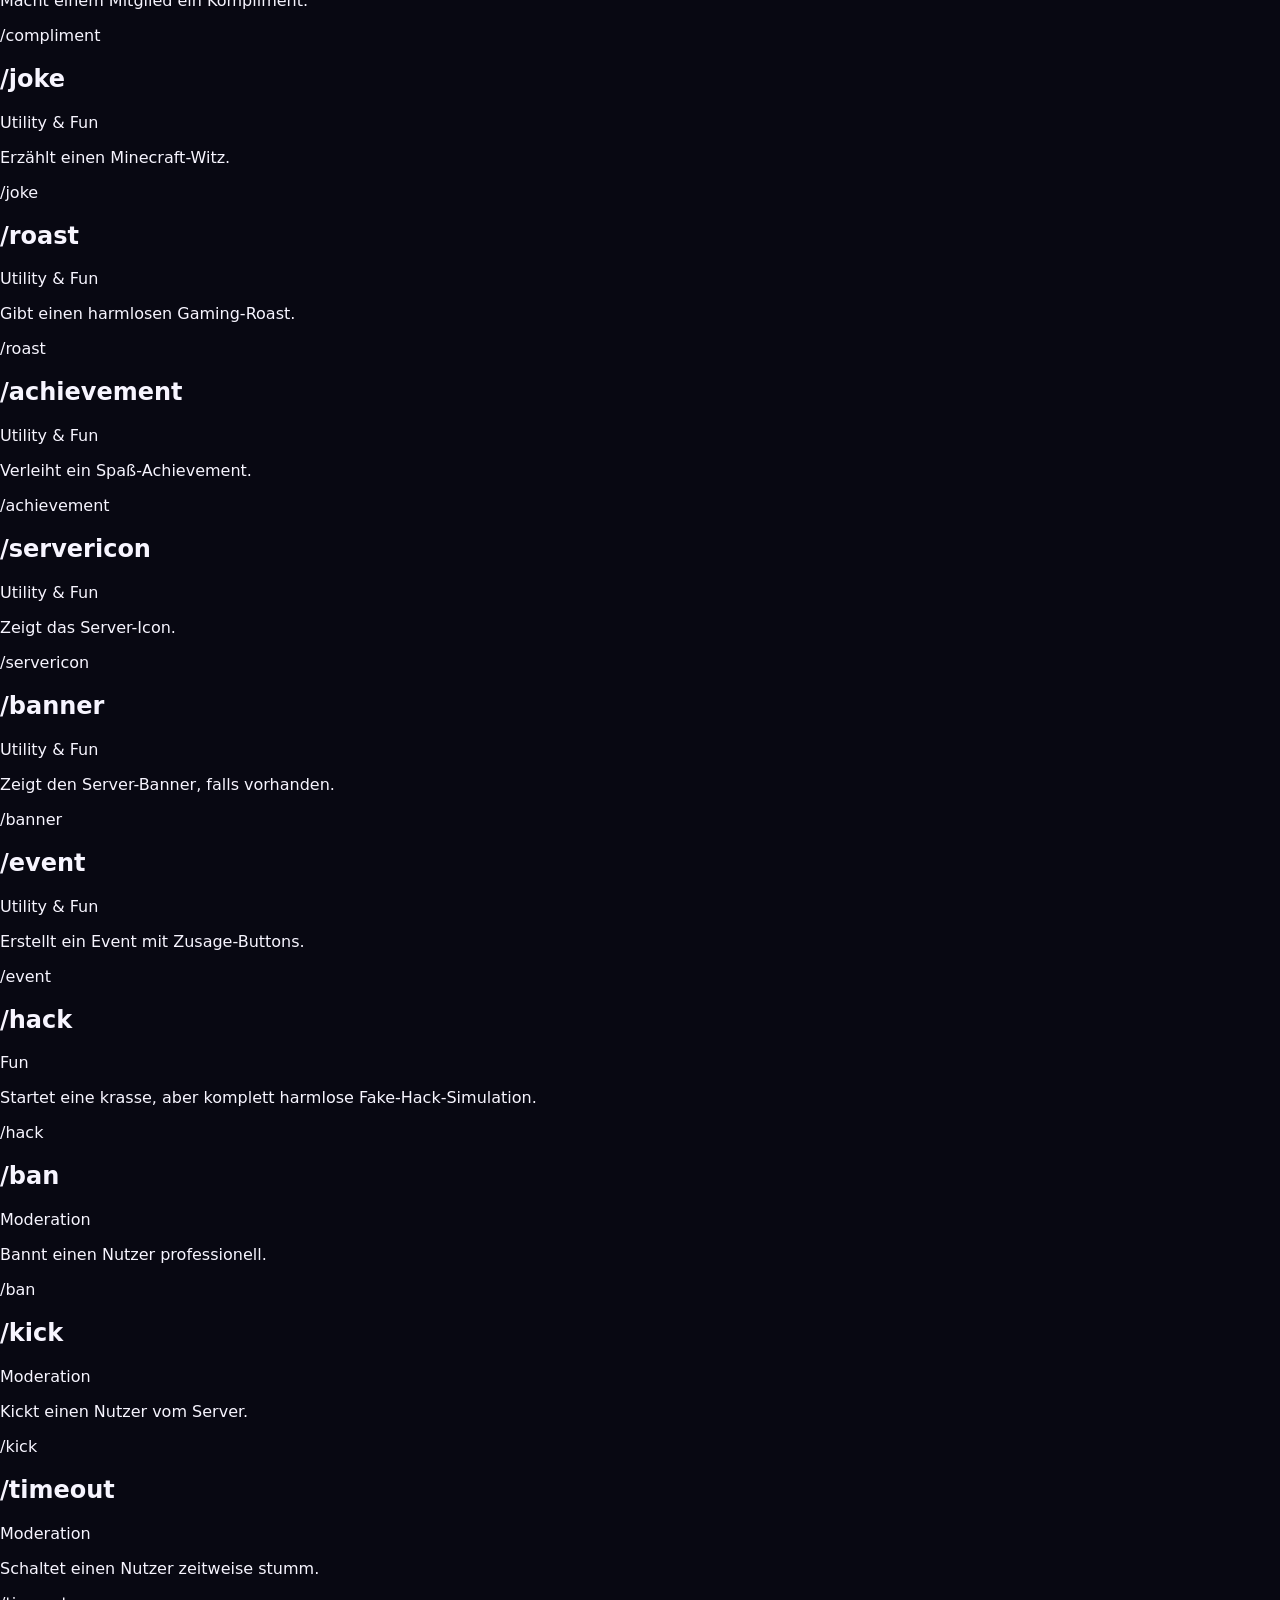
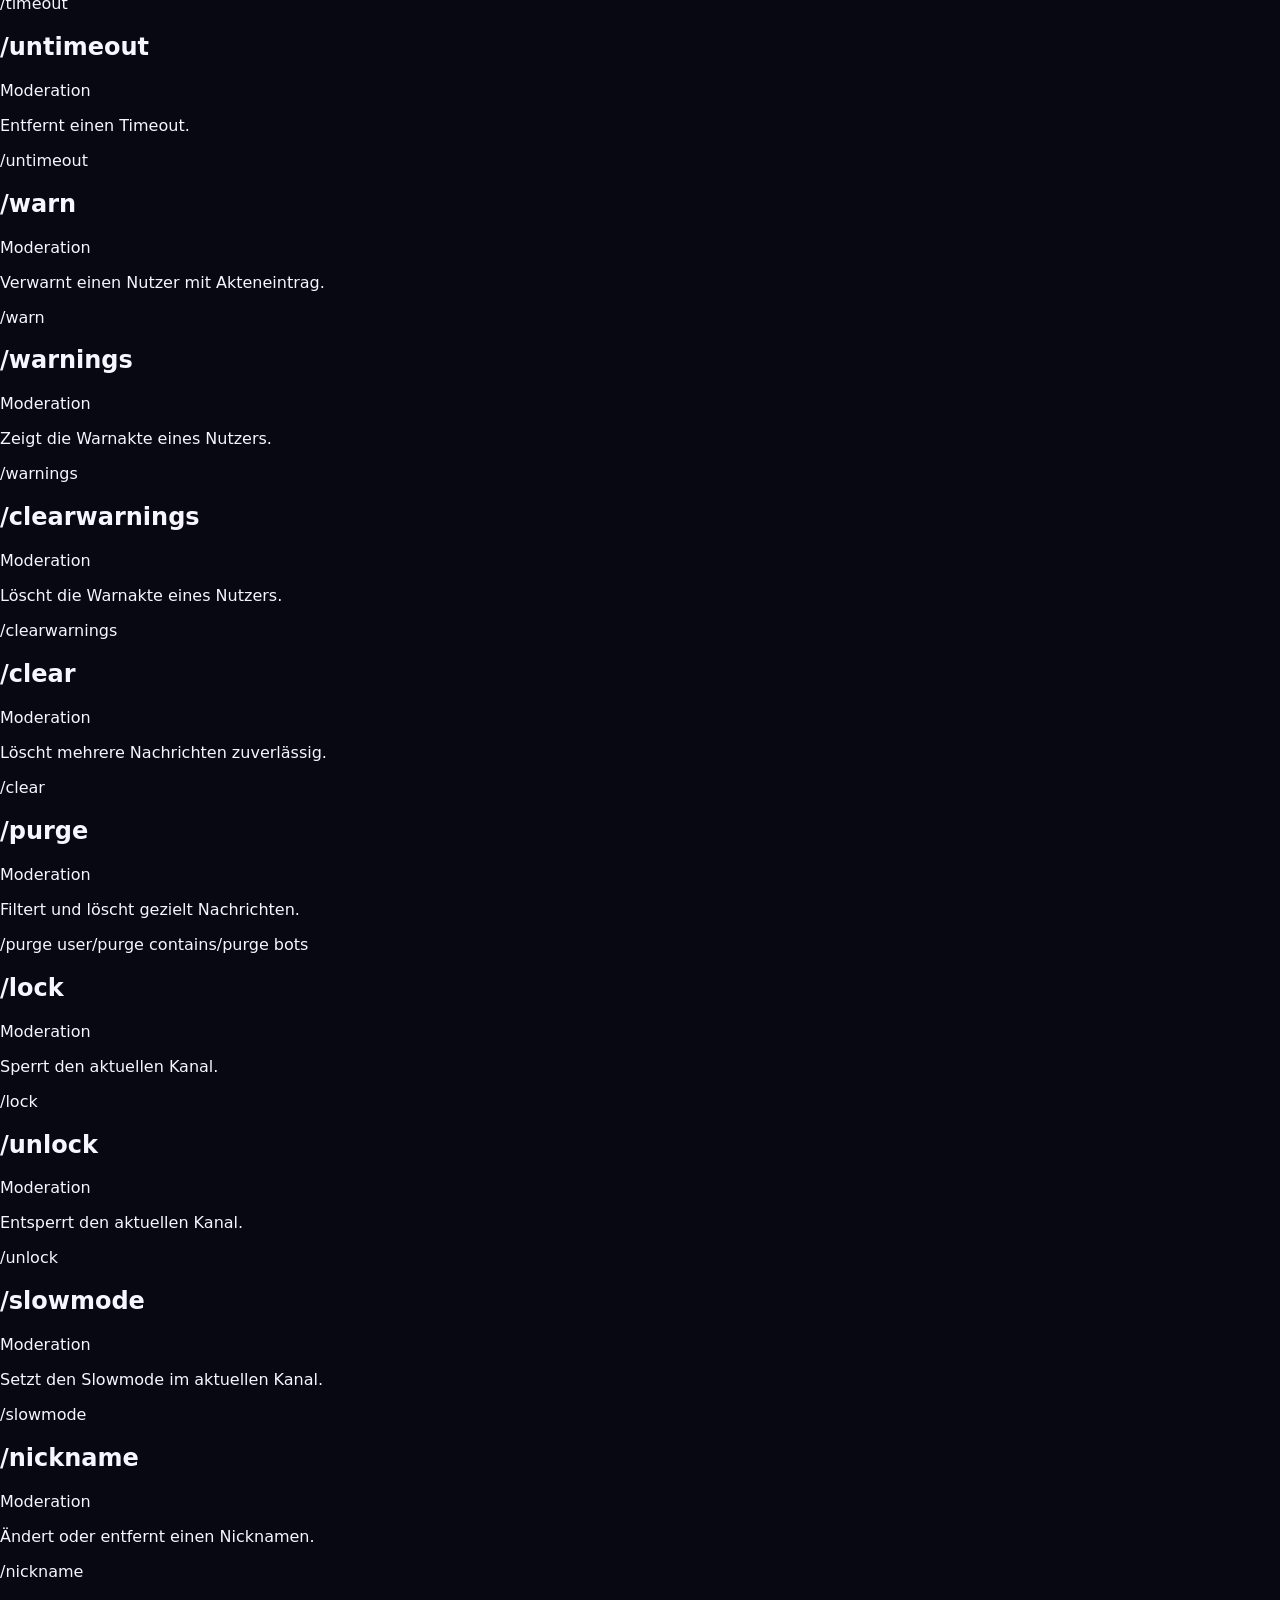
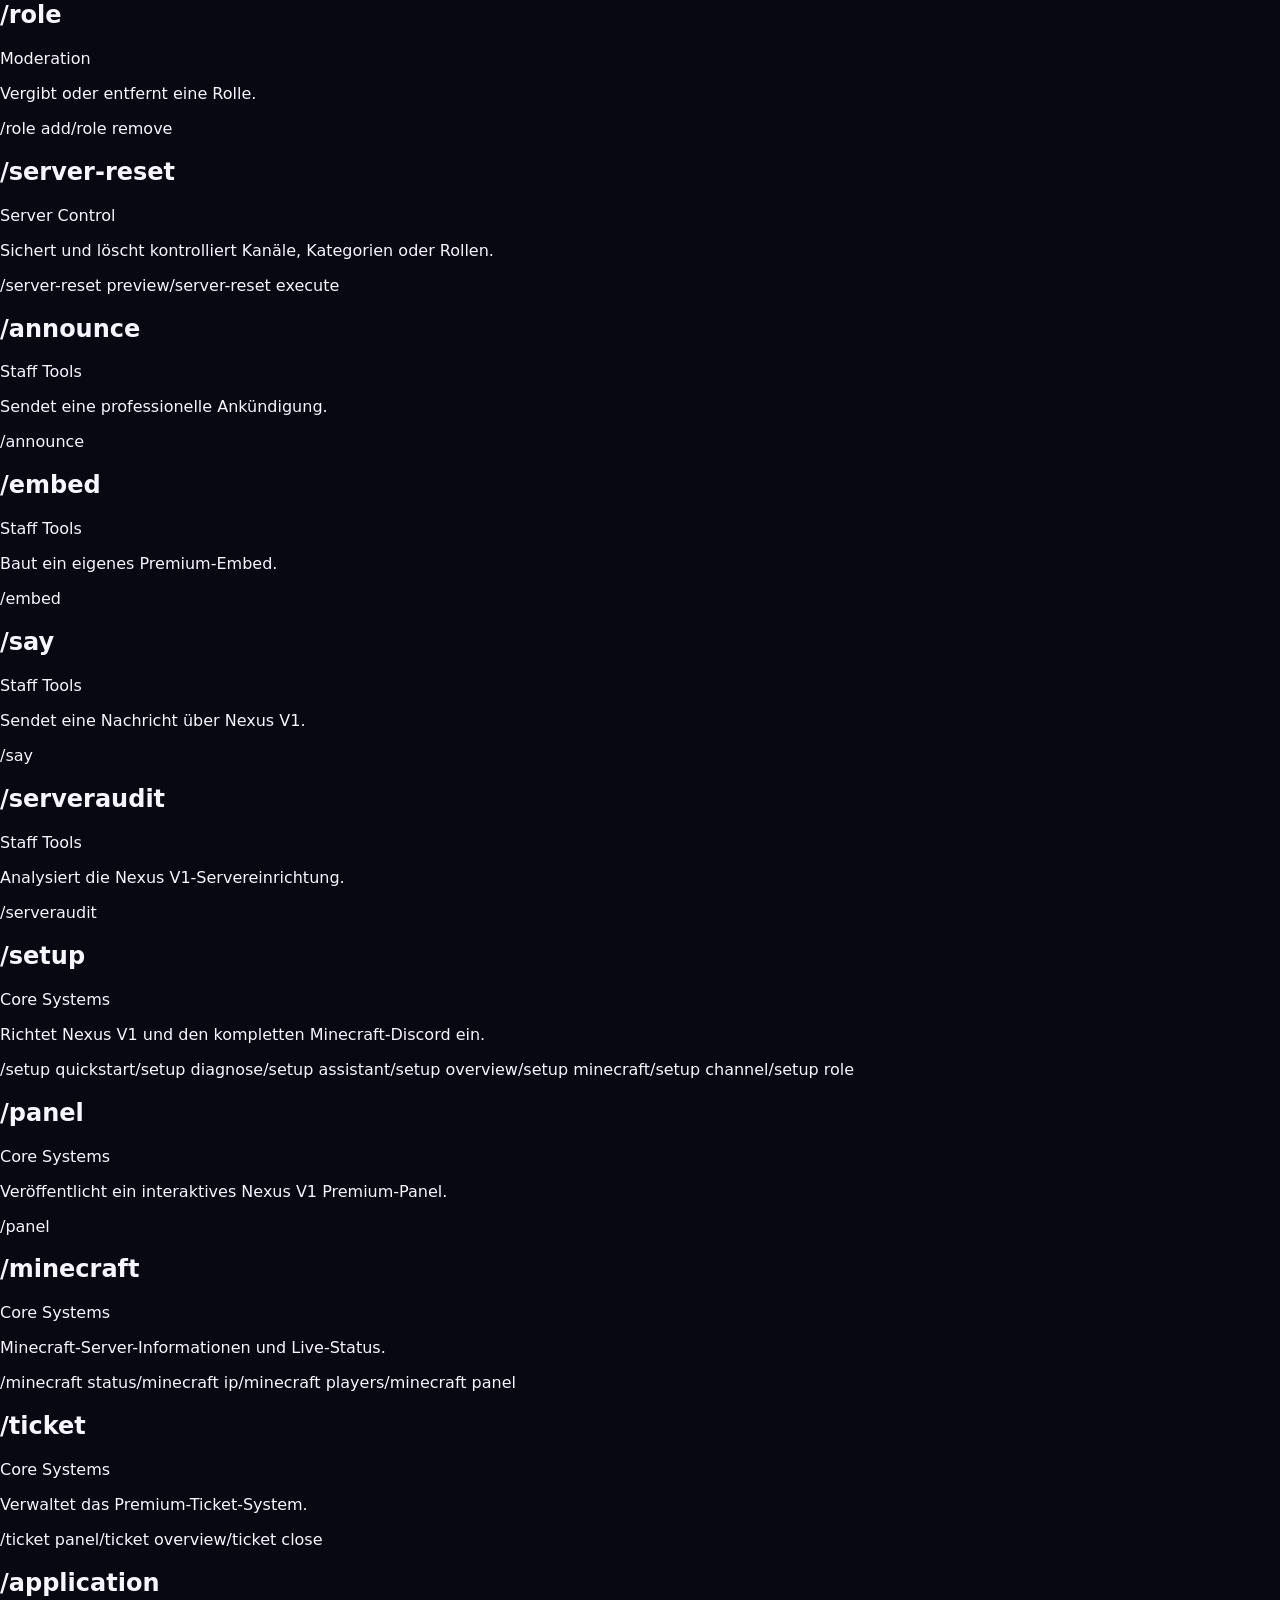
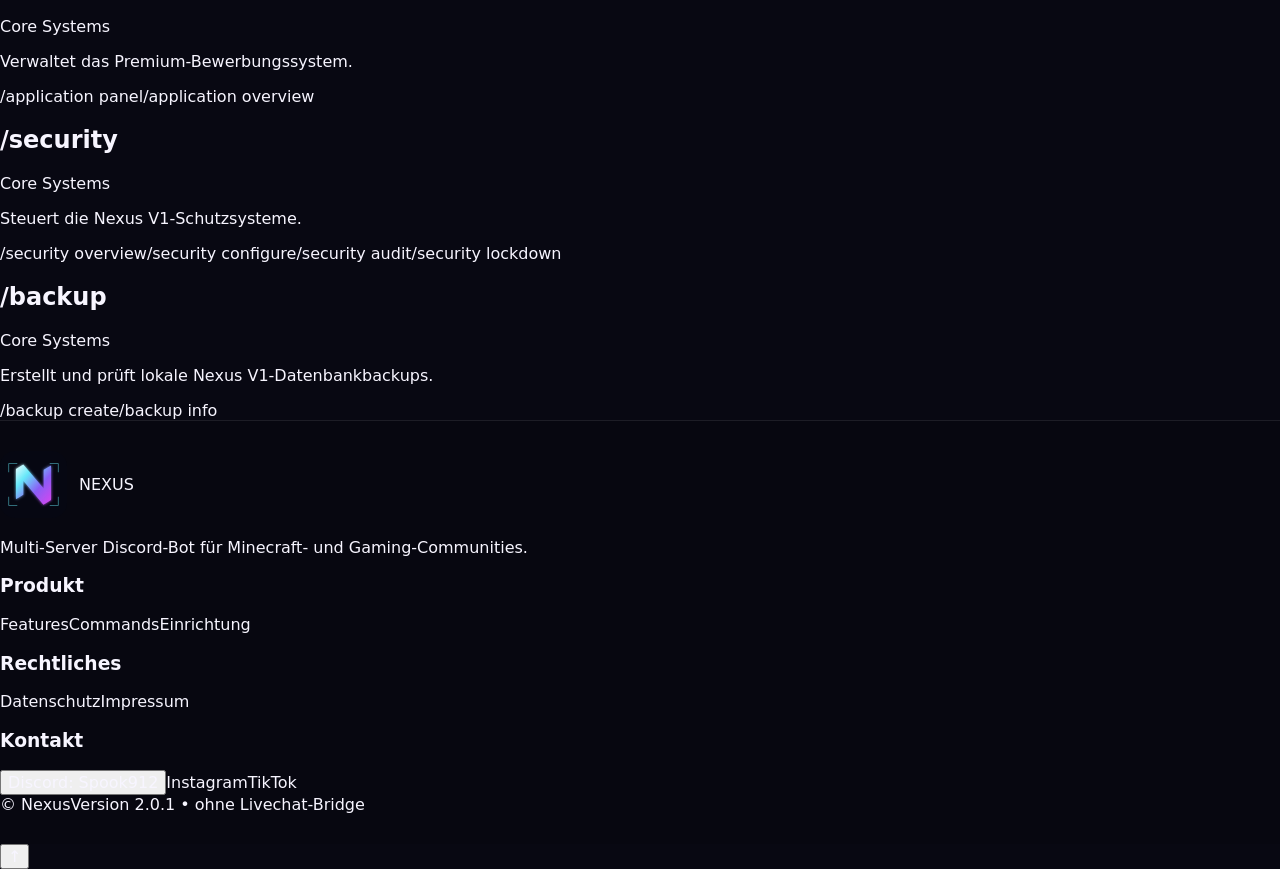
<file: commands.html>
<!DOCTYPE html><html lang="de"><head><meta charset="UTF-8"><meta name="viewport" content="width=device-width,initial-scale=1.0"><meta name="theme-color" content="#070813"><link rel="icon" href="assets/logo.svg" type="image/svg+xml"><link rel="stylesheet" href="style.css"><meta name="description" content="Alle 83 Nexus Slash-Commands durchsuchen."><title>Nexus Commands — 83 Slash-Commands</title></head><body><div class="page-progress" id="pageProgress"></div><header class="site-header" id="siteHeader">
  <a class="brand" href="index.html"><img src="assets/logo.svg" alt="Nexus Logo"><span>NEXUS</span><small>2.0.1</small></a>
  <nav class="main-nav" id="mainNav">
<a href="index.html">Start</a>
<a href="index.html#features">Features</a>
<a href="commands.html">Commands</a>
<a href="setup.html">Einrichtung</a>
<a href="privacy.html">Datenschutz</a></nav>
  <div class="header-actions">
    <button class="icon-button" id="themeToggle" type="button" aria-label="Farbstil wechseln">◐</button>
    <button class="button button-primary invite-button" type="button">Nexus einladen</button>
    <button class="menu-toggle" id="menuToggle" type="button" aria-label="Menü öffnen"><i></i><i></i><i></i></button>
  </div>
</header><main class="subpage">
<section class="sub-hero"><p class="eyebrow">COMMAND DATABASE // LIVE FROM NEXUS 2.0.1</p><h1>83 <span>SLASH-COMMANDS.</span></h1><p>Die Liste wurde direkt aus der aktuellen Bot-Version erzeugt. Suche nach Namen, Beschreibung, Kategorie oder Subcommand.</p></section>
<section class="command-browser">
<div class="command-toolbar"><label class="search-box"><span>⌕</span><input id="commandSearch" type="search" placeholder="Command suchen, z. B. setup, ticket, warn..."></label><select id="categoryFilter"><option value="all">Alle Kategorien</option></select><div class="result-count"><strong id="commandCount">83</strong> Treffer</div></div>
<div class="category-chips" id="categoryChips"></div><div class="commands-grid" id="commandsGrid"></div><div class="empty-state" id="emptyState" hidden>Kein Command gefunden.</div>
</section></main><footer class="site-footer">
  <div class="footer-main">
    <div><a class="brand footer-brand" href="index.html"><img src="assets/logo.svg" alt=""><span>NEXUS</span></a><p>Multi-Server Discord-Bot für Minecraft- und Gaming-Communities.</p></div>
    <div><h3>Produkt</h3><a href="index.html#features">Features</a><a href="commands.html">Commands</a><a href="setup.html">Einrichtung</a></div>
    <div><h3>Rechtliches</h3><a href="privacy.html">Datenschutz</a><a href="impressum.html">Impressum</a></div>
    <div><h3>Kontakt</h3><button class="link-button copy-discord" type="button">Discord: Spook912</button><a data-instagram target="_blank" rel="noopener">Instagram</a><a data-tiktok target="_blank" rel="noopener">TikTok</a></div>
  </div>
  <div class="footer-bottom"><span>© <b id="currentYear"></b> Nexus</span><span>Version 2.0.1 • ohne Livechat-Bridge</span></div>
</footer>
<div class="toast" id="toast" role="status" aria-live="polite"></div>
<button class="back-top" id="backTop" type="button" aria-label="Nach oben">↑</button><script src="site-config.js"></script><script src="commands-data.js"></script><script src="script.js"></script><script src="commands.js"></script></body></html>
</file>
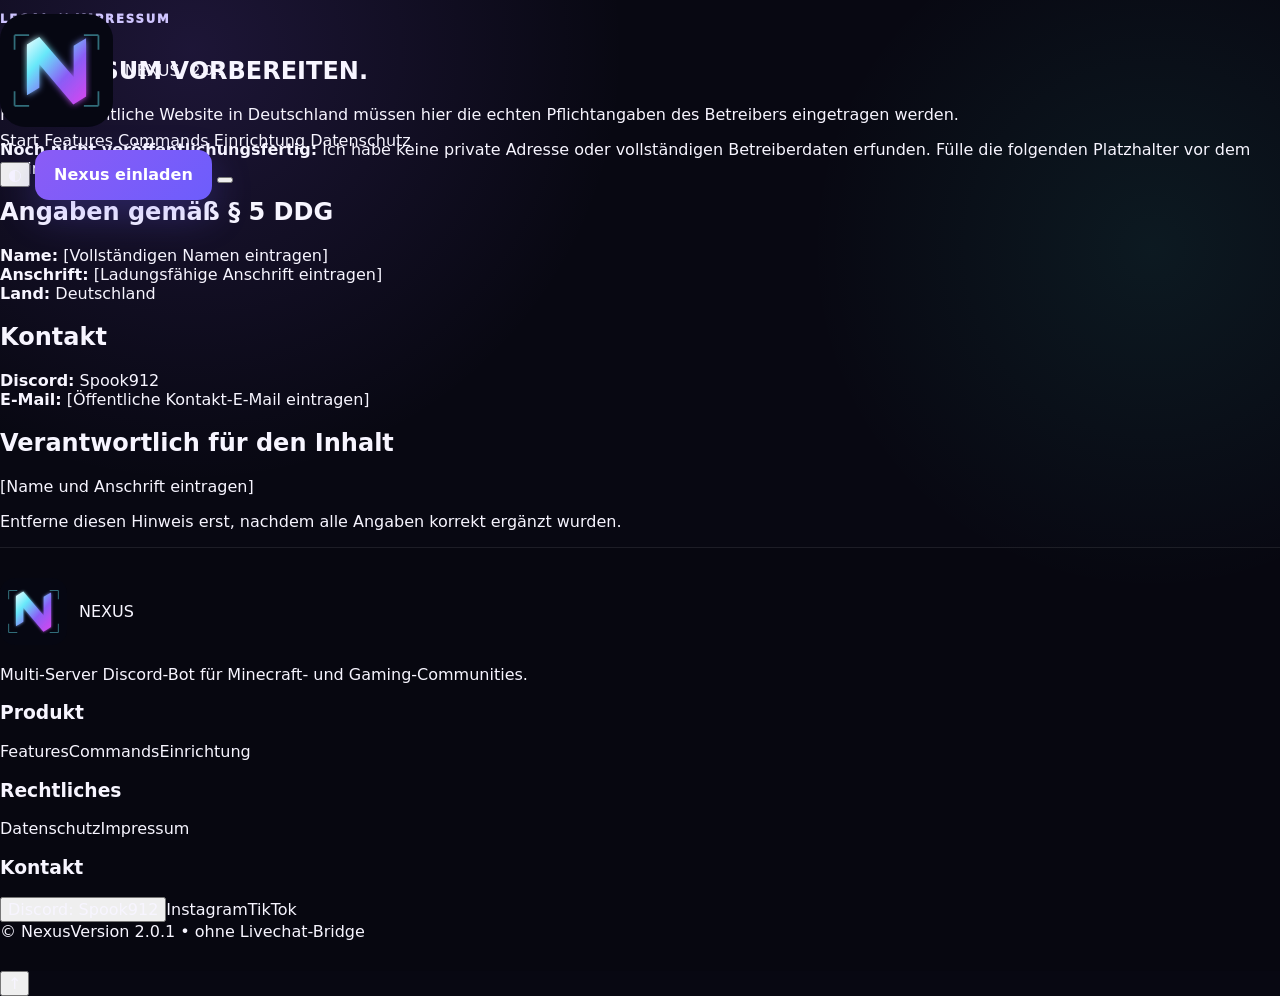
<file: impressum.html>
<!DOCTYPE html><html lang="de"><head><meta charset="UTF-8"><meta name="viewport" content="width=device-width,initial-scale=1.0"><meta name="theme-color" content="#070813"><link rel="icon" href="assets/logo.svg" type="image/svg+xml"><link rel="stylesheet" href="style.css"><meta name="description" content="Impressum der Nexus Website."><title>Nexus Impressum</title></head><body><div class="page-progress" id="pageProgress"></div><header class="site-header" id="siteHeader">
  <a class="brand" href="index.html"><img src="assets/logo.svg" alt="Nexus Logo"><span>NEXUS</span><small>2.0.1</small></a>
  <nav class="main-nav" id="mainNav">
<a href="index.html">Start</a>
<a href="index.html#features">Features</a>
<a href="commands.html">Commands</a>
<a href="setup.html">Einrichtung</a>
<a href="privacy.html">Datenschutz</a></nav>
  <div class="header-actions">
    <button class="icon-button" id="themeToggle" type="button" aria-label="Farbstil wechseln">◐</button>
    <button class="button button-primary invite-button" type="button">Nexus einladen</button>
    <button class="menu-toggle" id="menuToggle" type="button" aria-label="Menü öffnen"><i></i><i></i><i></i></button>
  </div>
</header><main class="subpage legal-page"><section class="sub-hero"><p class="eyebrow">LEGAL // IMPRESSUM</p><h1>IMPRESSUM <span>VORBEREITEN.</span></h1><p>Für eine öffentliche Website in Deutschland müssen hier die echten Pflichtangaben des Betreibers eingetragen werden.</p></section><article class="legal-content"><div class="warning-box"><strong>Noch nicht veröffentlichungsfertig:</strong> Ich habe keine private Adresse oder vollständigen Betreiberdaten erfunden. Fülle die folgenden Platzhalter vor dem Onlinegang aus.</div><h2>Angaben gemäß § 5 DDG</h2><p><strong>Name:</strong> [Vollständigen Namen eintragen]<br><strong>Anschrift:</strong> [Ladungsfähige Anschrift eintragen]<br><strong>Land:</strong> Deutschland</p><h2>Kontakt</h2><p><strong>Discord:</strong> Spook912<br><strong>E-Mail:</strong> [Öffentliche Kontakt-E-Mail eintragen]</p><h2>Verantwortlich für den Inhalt</h2><p>[Name und Anschrift eintragen]</p><p>Entferne diesen Hinweis erst, nachdem alle Angaben korrekt ergänzt wurden.</p></article></main><footer class="site-footer">
  <div class="footer-main">
    <div><a class="brand footer-brand" href="index.html"><img src="assets/logo.svg" alt=""><span>NEXUS</span></a><p>Multi-Server Discord-Bot für Minecraft- und Gaming-Communities.</p></div>
    <div><h3>Produkt</h3><a href="index.html#features">Features</a><a href="commands.html">Commands</a><a href="setup.html">Einrichtung</a></div>
    <div><h3>Rechtliches</h3><a href="privacy.html">Datenschutz</a><a href="impressum.html">Impressum</a></div>
    <div><h3>Kontakt</h3><button class="link-button copy-discord" type="button">Discord: Spook912</button><a data-instagram target="_blank" rel="noopener">Instagram</a><a data-tiktok target="_blank" rel="noopener">TikTok</a></div>
  </div>
  <div class="footer-bottom"><span>© <b id="currentYear"></b> Nexus</span><span>Version 2.0.1 • ohne Livechat-Bridge</span></div>
</footer>
<div class="toast" id="toast" role="status" aria-live="polite"></div>
<button class="back-top" id="backTop" type="button" aria-label="Nach oben">↑</button><script src="site-config.js"></script><script src="script.js"></script></body></html>
</file>
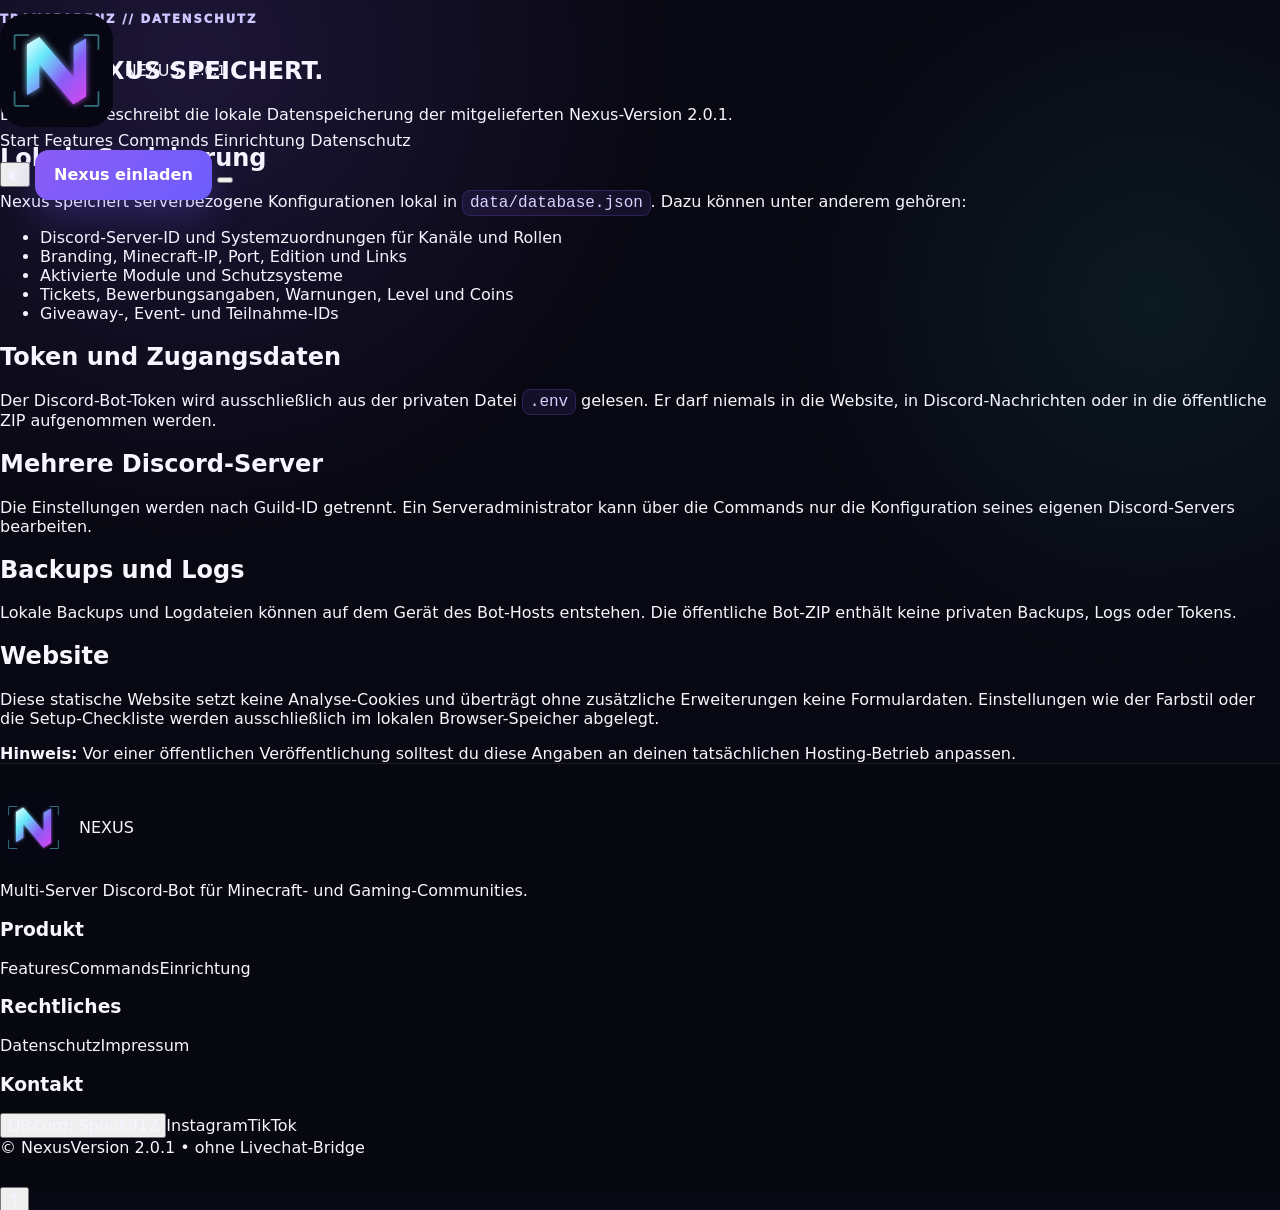
<file: privacy.html>
<!DOCTYPE html><html lang="de"><head><meta charset="UTF-8"><meta name="viewport" content="width=device-width,initial-scale=1.0"><meta name="theme-color" content="#070813"><link rel="icon" href="assets/logo.svg" type="image/svg+xml"><link rel="stylesheet" href="style.css"><meta name="description" content="Datenschutz und gespeicherte Daten von Nexus 2.0.1."><title>Nexus Datenschutz</title></head><body><div class="page-progress" id="pageProgress"></div><header class="site-header" id="siteHeader">
  <a class="brand" href="index.html"><img src="assets/logo.svg" alt="Nexus Logo"><span>NEXUS</span><small>2.0.1</small></a>
  <nav class="main-nav" id="mainNav">
<a href="index.html">Start</a>
<a href="index.html#features">Features</a>
<a href="commands.html">Commands</a>
<a href="setup.html">Einrichtung</a>
<a href="privacy.html">Datenschutz</a></nav>
  <div class="header-actions">
    <button class="icon-button" id="themeToggle" type="button" aria-label="Farbstil wechseln">◐</button>
    <button class="button button-primary invite-button" type="button">Nexus einladen</button>
    <button class="menu-toggle" id="menuToggle" type="button" aria-label="Menü öffnen"><i></i><i></i><i></i></button>
  </div>
</header><main class="subpage legal-page"><section class="sub-hero"><p class="eyebrow">TRANSPARENZ // DATENSCHUTZ</p><h1>WAS NEXUS <span>SPEICHERT.</span></h1><p>Diese Seite beschreibt die lokale Datenspeicherung der mitgelieferten Nexus-Version 2.0.1.</p></section><article class="legal-content"><h2>Lokale Speicherung</h2><p>Nexus speichert serverbezogene Konfigurationen lokal in <code>data/database.json</code>. Dazu können unter anderem gehören:</p><ul><li>Discord-Server-ID und Systemzuordnungen für Kanäle und Rollen</li><li>Branding, Minecraft-IP, Port, Edition und Links</li><li>Aktivierte Module und Schutzsysteme</li><li>Tickets, Bewerbungsangaben, Warnungen, Level und Coins</li><li>Giveaway-, Event- und Teilnahme-IDs</li></ul><h2>Token und Zugangsdaten</h2><p>Der Discord-Bot-Token wird ausschließlich aus der privaten Datei <code>.env</code> gelesen. Er darf niemals in die Website, in Discord-Nachrichten oder in die öffentliche ZIP aufgenommen werden.</p><h2>Mehrere Discord-Server</h2><p>Die Einstellungen werden nach Guild-ID getrennt. Ein Serveradministrator kann über die Commands nur die Konfiguration seines eigenen Discord-Servers bearbeiten.</p><h2>Backups und Logs</h2><p>Lokale Backups und Logdateien können auf dem Gerät des Bot-Hosts entstehen. Die öffentliche Bot-ZIP enthält keine privaten Backups, Logs oder Tokens.</p><h2>Website</h2><p>Diese statische Website setzt keine Analyse-Cookies und überträgt ohne zusätzliche Erweiterungen keine Formulardaten. Einstellungen wie der Farbstil oder die Setup-Checkliste werden ausschließlich im lokalen Browser-Speicher abgelegt.</p><div class="docs-alert"><strong>Hinweis:</strong> Vor einer öffentlichen Veröffentlichung solltest du diese Angaben an deinen tatsächlichen Hosting-Betrieb anpassen.</div></article></main><footer class="site-footer">
  <div class="footer-main">
    <div><a class="brand footer-brand" href="index.html"><img src="assets/logo.svg" alt=""><span>NEXUS</span></a><p>Multi-Server Discord-Bot für Minecraft- und Gaming-Communities.</p></div>
    <div><h3>Produkt</h3><a href="index.html#features">Features</a><a href="commands.html">Commands</a><a href="setup.html">Einrichtung</a></div>
    <div><h3>Rechtliches</h3><a href="privacy.html">Datenschutz</a><a href="impressum.html">Impressum</a></div>
    <div><h3>Kontakt</h3><button class="link-button copy-discord" type="button">Discord: Spook912</button><a data-instagram target="_blank" rel="noopener">Instagram</a><a data-tiktok target="_blank" rel="noopener">TikTok</a></div>
  </div>
  <div class="footer-bottom"><span>© <b id="currentYear"></b> Nexus</span><span>Version 2.0.1 • ohne Livechat-Bridge</span></div>
</footer>
<div class="toast" id="toast" role="status" aria-live="polite"></div>
<button class="back-top" id="backTop" type="button" aria-label="Nach oben">↑</button><script src="site-config.js"></script><script src="script.js"></script></body></html>
</file>
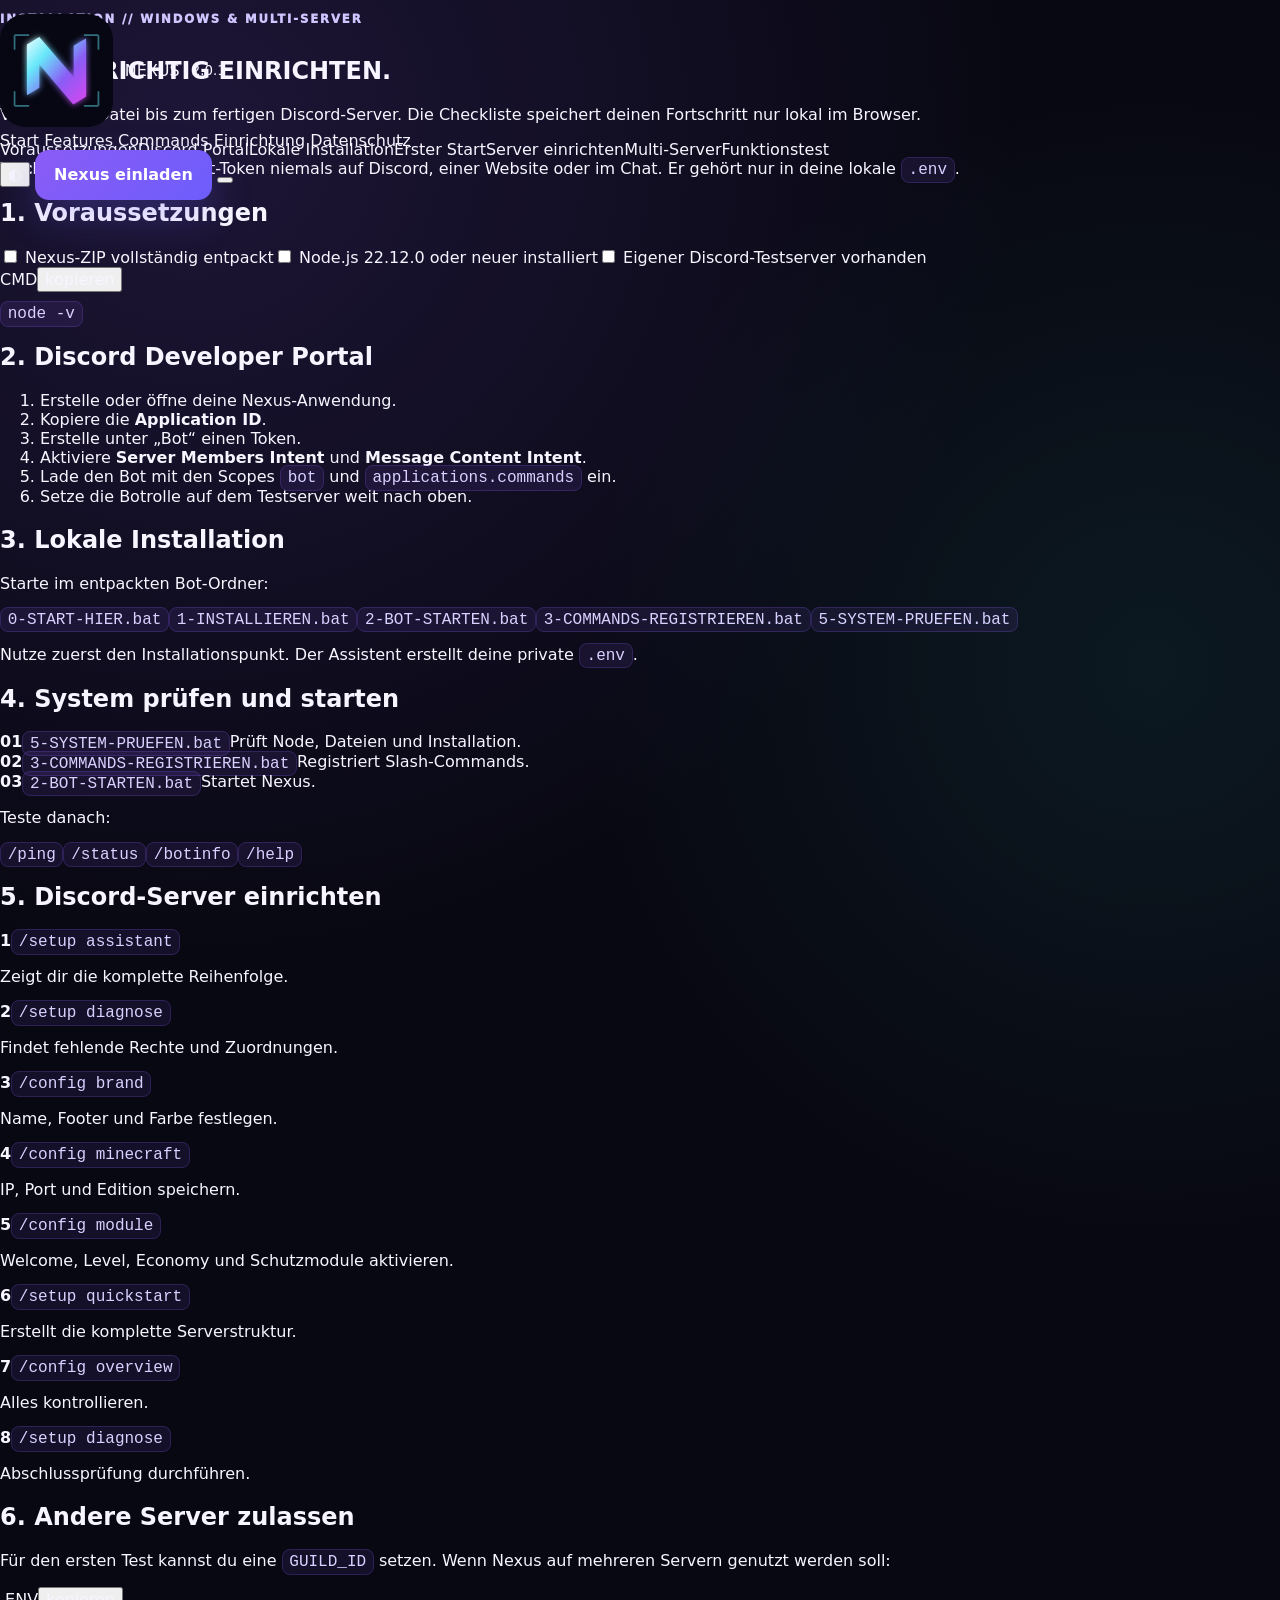
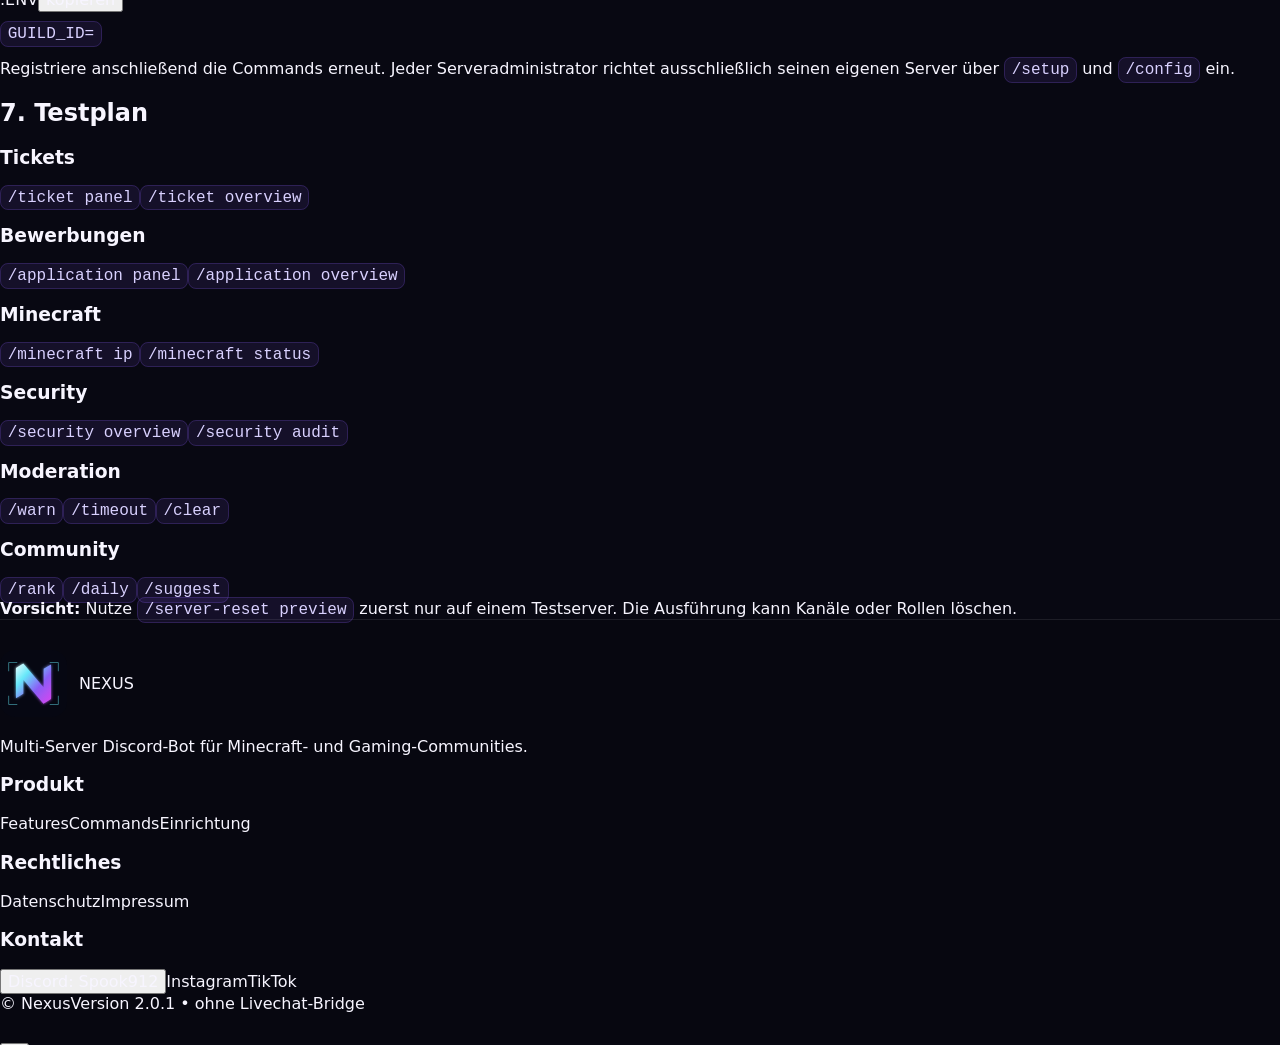
<file: setup.html>
<!DOCTYPE html><html lang="de"><head><meta charset="UTF-8"><meta name="viewport" content="width=device-width,initial-scale=1.0"><meta name="theme-color" content="#070813"><link rel="icon" href="assets/logo.svg" type="image/svg+xml"><link rel="stylesheet" href="style.css"><meta name="description" content="Nexus Bot unter Windows installieren und für mehrere Discord-Server einrichten."><title>Nexus Einrichtung — Installation & Quickstart</title></head><body><div class="page-progress" id="pageProgress"></div><header class="site-header" id="siteHeader">
  <a class="brand" href="index.html"><img src="assets/logo.svg" alt="Nexus Logo"><span>NEXUS</span><small>2.0.1</small></a>
  <nav class="main-nav" id="mainNav">
<a href="index.html">Start</a>
<a href="index.html#features">Features</a>
<a href="commands.html">Commands</a>
<a href="setup.html">Einrichtung</a>
<a href="privacy.html">Datenschutz</a></nav>
  <div class="header-actions">
    <button class="icon-button" id="themeToggle" type="button" aria-label="Farbstil wechseln">◐</button>
    <button class="button button-primary invite-button" type="button">Nexus einladen</button>
    <button class="menu-toggle" id="menuToggle" type="button" aria-label="Menü öffnen"><i></i><i></i><i></i></button>
  </div>
</header><main class="subpage">
<section class="sub-hero"><p class="eyebrow">INSTALLATION // WINDOWS & MULTI-SERVER</p><h1>NEXUS <span>RICHTIG EINRICHTEN.</span></h1><p>Von der ZIP-Datei bis zum fertigen Discord-Server. Die Checkliste speichert deinen Fortschritt nur lokal im Browser.</p></section>
<section class="docs-layout"><aside class="docs-nav"><a href="#requirements">Voraussetzungen</a><a href="#discord">Discord Portal</a><a href="#local">Lokale Installation</a><a href="#first-start">Erster Start</a><a href="#server-setup">Server einrichten</a><a href="#multi-server">Multi-Server</a><a href="#tests">Funktionstest</a></aside><article class="docs-content">
<div class="docs-alert"><strong>Wichtig:</strong> Poste deinen Bot-Token niemals auf Discord, einer Website oder im Chat. Er gehört nur in deine lokale <code>.env</code>.</div>
<section id="requirements"><h2>1. Voraussetzungen</h2><div class="check-card"><label><input type="checkbox" data-check="zip"> Nexus-ZIP vollständig entpackt</label><label><input type="checkbox" data-check="node"> Node.js 22.12.0 oder neuer installiert</label><label><input type="checkbox" data-check="server"> Eigener Discord-Testserver vorhanden</label></div><div class="code-block"><div><span>CMD</span><button data-copy-code>kopieren</button></div><pre><code>node -v</code></pre></div></section>
<section id="discord"><h2>2. Discord Developer Portal</h2><ol><li>Erstelle oder öffne deine Nexus-Anwendung.</li><li>Kopiere die <strong>Application ID</strong>.</li><li>Erstelle unter „Bot“ einen Token.</li><li>Aktiviere <strong>Server Members Intent</strong> und <strong>Message Content Intent</strong>.</li><li>Lade den Bot mit den Scopes <code>bot</code> und <code>applications.commands</code> ein.</li><li>Setze die Botrolle auf dem Testserver weit nach oben.</li></ol></section>
<section id="local"><h2>3. Lokale Installation</h2><p>Starte im entpackten Bot-Ordner:</p><div class="file-list"><code>0-START-HIER.bat</code><code>1-INSTALLIEREN.bat</code><code>2-BOT-STARTEN.bat</code><code>3-COMMANDS-REGISTRIEREN.bat</code><code>5-SYSTEM-PRUEFEN.bat</code></div><p>Nutze zuerst den Installationspunkt. Der Assistent erstellt deine private <code>.env</code>.</p></section>
<section id="first-start"><h2>4. System prüfen und starten</h2><div class="step-command"><b>01</b><code>5-SYSTEM-PRUEFEN.bat</code><span>Prüft Node, Dateien und Installation.</span></div><div class="step-command"><b>02</b><code>3-COMMANDS-REGISTRIEREN.bat</code><span>Registriert Slash-Commands.</span></div><div class="step-command"><b>03</b><code>2-BOT-STARTEN.bat</code><span>Startet Nexus.</span></div><p>Teste danach:</p><div class="command-pills"><code>/ping</code><code>/status</code><code>/botinfo</code><code>/help</code></div></section>
<section id="server-setup"><h2>5. Discord-Server einrichten</h2><div class="setup-timeline"><div><b>1</b><code>/setup assistant</code><p>Zeigt dir die komplette Reihenfolge.</p></div><div><b>2</b><code>/setup diagnose</code><p>Findet fehlende Rechte und Zuordnungen.</p></div><div><b>3</b><code>/config brand</code><p>Name, Footer und Farbe festlegen.</p></div><div><b>4</b><code>/config minecraft</code><p>IP, Port und Edition speichern.</p></div><div><b>5</b><code>/config module</code><p>Welcome, Level, Economy und Schutzmodule aktivieren.</p></div><div><b>6</b><code>/setup quickstart</code><p>Erstellt die komplette Serverstruktur.</p></div><div><b>7</b><code>/config overview</code><p>Alles kontrollieren.</p></div><div><b>8</b><code>/setup diagnose</code><p>Abschlussprüfung durchführen.</p></div></div></section>
<section id="multi-server"><h2>6. Andere Server zulassen</h2><p>Für den ersten Test kannst du eine <code>GUILD_ID</code> setzen. Wenn Nexus auf mehreren Servern genutzt werden soll:</p><div class="code-block"><div><span>.ENV</span><button data-copy-code>kopieren</button></div><pre><code>GUILD_ID=</code></pre></div><p>Registriere anschließend die Commands erneut. Jeder Serveradministrator richtet ausschließlich seinen eigenen Server über <code>/setup</code> und <code>/config</code> ein.</p></section>
<section id="tests"><h2>7. Testplan</h2><div class="test-grid"><div><h3>Tickets</h3><code>/ticket panel</code><code>/ticket overview</code></div><div><h3>Bewerbungen</h3><code>/application panel</code><code>/application overview</code></div><div><h3>Minecraft</h3><code>/minecraft ip</code><code>/minecraft status</code></div><div><h3>Security</h3><code>/security overview</code><code>/security audit</code></div><div><h3>Moderation</h3><code>/warn</code><code>/timeout</code><code>/clear</code></div><div><h3>Community</h3><code>/rank</code><code>/daily</code><code>/suggest</code></div></div><div class="warning-box"><strong>Vorsicht:</strong> Nutze <code>/server-reset preview</code> zuerst nur auf einem Testserver. Die Ausführung kann Kanäle oder Rollen löschen.</div></section>
</article></section></main><footer class="site-footer">
  <div class="footer-main">
    <div><a class="brand footer-brand" href="index.html"><img src="assets/logo.svg" alt=""><span>NEXUS</span></a><p>Multi-Server Discord-Bot für Minecraft- und Gaming-Communities.</p></div>
    <div><h3>Produkt</h3><a href="index.html#features">Features</a><a href="commands.html">Commands</a><a href="setup.html">Einrichtung</a></div>
    <div><h3>Rechtliches</h3><a href="privacy.html">Datenschutz</a><a href="impressum.html">Impressum</a></div>
    <div><h3>Kontakt</h3><button class="link-button copy-discord" type="button">Discord: Spook912</button><a data-instagram target="_blank" rel="noopener">Instagram</a><a data-tiktok target="_blank" rel="noopener">TikTok</a></div>
  </div>
  <div class="footer-bottom"><span>© <b id="currentYear"></b> Nexus</span><span>Version 2.0.1 • ohne Livechat-Bridge</span></div>
</footer>
<div class="toast" id="toast" role="status" aria-live="polite"></div>
<button class="back-top" id="backTop" type="button" aria-label="Nach oben">↑</button><script src="site-config.js"></script><script src="script.js"></script><script src="setup.js"></script></body></html>
</file>
<file: style.css>
:root {
  --bg: #080812;
  --bg-soft: #0e0f1d;
  --card: rgba(18, 20, 39, 0.78);
  --card-strong: #14162a;
  --text: #f7f5ff;
  --muted: #a9abc4;
  --line: rgba(255, 255, 255, 0.09);
  --purple: #8b5cf6;
  --purple-2: #6d5dfc;
  --cyan: #3ee7d4;
  --green: #55e991;
  --danger: #ff667f;
  --shadow: 0 25px 90px rgba(0, 0, 0, 0.42);
  --radius: 24px;
  --container: 1180px;
}

* { box-sizing: border-box; }
html { scroll-behavior: smooth; scroll-padding-top: 105px; }
body {
  margin: 0;
  min-width: 320px;
  color: var(--text);
  font-family: Inter, ui-sans-serif, system-ui, -apple-system, BlinkMacSystemFont, "Segoe UI", sans-serif;
  background:
    radial-gradient(circle at 15% 5%, rgba(139, 92, 246, 0.16), transparent 30%),
    radial-gradient(circle at 90% 25%, rgba(62, 231, 212, 0.08), transparent 25%),
    var(--bg);
  overflow-x: hidden;
}
body.menu-open { overflow: hidden; }
a { color: inherit; text-decoration: none; }
button, input { font: inherit; }
button { color: inherit; }
code {
  padding: 0.18em 0.42em;
  border: 1px solid rgba(139, 92, 246, 0.22);
  border-radius: 8px;
  color: #d9d1ff;
  background: rgba(139, 92, 246, 0.1);
  font-family: "Cascadia Code", "SFMono-Regular", Consolas, monospace;
}
::selection { color: white; background: rgba(139, 92, 246, 0.78); }

#particleCanvas { position: fixed; inset: 0; z-index: -4; pointer-events: none; }
.ambient { position: fixed; z-index: -3; width: 430px; height: 430px; border-radius: 999px; filter: blur(120px); opacity: 0.14; pointer-events: none; }
.ambient-one { top: -180px; left: -120px; background: var(--purple); }
.ambient-two { right: -180px; bottom: -180px; background: var(--cyan); }
.container { width: min(calc(100% - 32px), var(--container)); margin-inline: auto; }
.section { padding: 106px 0; }
.section-muted { border-block: 1px solid var(--line); background: rgba(255, 255, 255, 0.018); }

.site-header { position: fixed; top: 14px; right: 0; left: 0; z-index: 1000; }
.nav-shell {
  display: flex; align-items: center; justify-content: space-between; min-height: 72px; padding: 10px 12px 10px 18px;
  border: 1px solid rgba(255,255,255,.1); border-radius: 22px; background: rgba(8,8,18,.72); box-shadow: 0 20px 55px rgba(0,0,0,.32); backdrop-filter: blur(22px);
}
.site-header.scrolled .nav-shell { background: rgba(8,8,18,.94); }
.brand { display: inline-flex; align-items: center; gap: 12px; }
.brand-mark {
  display: grid; width: 44px; height: 44px; place-items: center; border-radius: 14px; font-weight: 1000;
  background: linear-gradient(135deg, var(--purple), var(--purple-2)); box-shadow: 0 12px 35px rgba(109,93,252,.3);
}
.brand-copy { display: grid; gap: 1px; }
.brand-copy strong { letter-spacing: .09em; font-size: .95rem; }
.brand-copy small { color: var(--muted); font-size: .61rem; font-weight: 800; letter-spacing: .14em; }
.desktop-nav { display: flex; align-items: center; gap: 4px; }
.desktop-nav a { padding: 10px 12px; border-radius: 11px; color: #c8c9d9; font-size: .9rem; font-weight: 760; }
.desktop-nav a:hover { color: #fff; background: rgba(255,255,255,.06); }
.nav-actions { display: flex; align-items: center; gap: 9px; }
.menu-button { display: none; width: 44px; height: 44px; border: 1px solid var(--line); border-radius: 12px; background: rgba(255,255,255,.05); cursor: pointer; }
.mobile-menu { display: none; margin-top: 9px; padding: 11px; border: 1px solid var(--line); border-radius: 18px; background: rgba(8,8,18,.97); box-shadow: var(--shadow); }
.mobile-menu.open { display: grid; }
.mobile-menu a { padding: 14px; border-radius: 11px; color: #d6d6e4; font-weight: 750; }
.mobile-menu a:hover { background: rgba(255,255,255,.06); }

.button {
  display: inline-flex; min-height: 50px; padding: 0 19px; align-items: center; justify-content: center; gap: 9px;
  border: 0; border-radius: 14px; font-weight: 850; cursor: pointer; transition: transform .2s ease, box-shadow .2s ease, border-color .2s ease;
}
.button:hover { transform: translateY(-2px); }
.button-primary { color: white; background: linear-gradient(135deg, var(--purple), var(--purple-2)); box-shadow: 0 15px 38px rgba(109,93,252,.28); }
.button-primary:hover { box-shadow: 0 20px 48px rgba(109,93,252,.42); }
.button-secondary { border: 1px solid rgba(255,255,255,.13); background: rgba(255,255,255,.05); }
.button-secondary:hover { border-color: rgba(255,255,255,.26); }
.button-small { min-height: 42px; padding: 0 14px; font-size: .87rem; }

.hero { display: grid; min-height: 100vh; align-items: center; padding-top: 145px; padding-bottom: 85px; }
.hero-grid { display: grid; grid-template-columns: 1.08fr .92fr; gap: 55px; align-items: center; }
.status-pill { display: inline-flex; align-items: center; gap: 9px; padding: 8px 12px; border: 1px solid rgba(85,233,145,.2); border-radius: 999px; color: #baf8d1; background: rgba(85,233,145,.07); font-size: .79rem; font-weight: 850; }
.status-dot { width: 8px; height: 8px; border-radius: 50%; background: var(--green); box-shadow: 0 0 18px var(--green); }
.hero h1 { max-width: 760px; margin: 22px 0 21px; font-size: clamp(3.5rem, 8vw, 7.1rem); line-height: .91; letter-spacing: -.075em; }
.gradient-text { display: block; color: transparent; background: linear-gradient(105deg, #fff 2%, #bcb0ff 45%, #6df0df 95%); background-clip: text; -webkit-background-clip: text; }
.hero-lead { max-width: 720px; margin: 0; color: var(--muted); font-size: clamp(1rem, 1.8vw, 1.17rem); line-height: 1.78; }
.hero-actions { display: flex; flex-wrap: wrap; gap: 12px; margin-top: 30px; }
.trust-row { display: flex; flex-wrap: wrap; gap: 12px 22px; margin-top: 25px; color: #d0d1df; font-size: .9rem; font-weight: 700; }

.hero-panel { position: relative; padding: 23px; border: 1px solid var(--line); border-radius: 30px; background: linear-gradient(145deg, rgba(23,25,49,.91), rgba(10,11,24,.84)); box-shadow: var(--shadow); overflow: hidden; }
.hero-panel::before { position: absolute; inset: -50% auto auto -20%; width: 320px; height: 320px; content: ""; border-radius: 50%; background: rgba(139,92,246,.18); filter: blur(80px); }
.panel-topline { position: relative; display: flex; align-items: flex-start; justify-content: space-between; gap: 20px; }
.panel-kicker { color: var(--cyan); font-size: .69rem; font-weight: 900; letter-spacing: .14em; }
.panel-topline h2 { margin: 5px 0 0; font-size: 1.35rem; }
.host-badge { padding: 7px 9px; border: 1px solid rgba(139,92,246,.25); border-radius: 9px; color: #d9d1ff; background: rgba(139,92,246,.09); font-size: .68rem; font-weight: 900; }
.system-visual { position: relative; min-height: 360px; margin: 22px 0; }
.host-node, .server-node { position: absolute; display: grid; place-items: center; text-align: center; border: 1px solid rgba(255,255,255,.1); background: rgba(255,255,255,.045); box-shadow: 0 15px 35px rgba(0,0,0,.25); }
.host-node { top: 50%; left: 50%; z-index: 3; width: 180px; min-height: 150px; padding: 18px; transform: translate(-50%,-50%); border-radius: 25px; }
.node-icon { display: grid; width: 52px; height: 52px; place-items: center; margin-bottom: 10px; border-radius: 16px; background: linear-gradient(135deg,var(--purple),var(--purple-2)); font-size: 1.2rem; font-weight: 1000; }
.host-node small, .server-node small { margin-top: 4px; color: var(--muted); font-size: .72rem; line-height: 1.4; }
.server-node { z-index: 2; width: 105px; min-height: 82px; padding: 11px; border-radius: 17px; }
.server-node span { display: grid; width: 30px; height: 30px; place-items: center; border-radius: 10px; color: #d9d1ff; background: rgba(139,92,246,.15); font-size: .75rem; font-weight: 900; }
.server-one { top: 12px; right: 10px; }
.server-two { right: 0; bottom: 22px; }
.server-three { bottom: 15px; left: 4px; }
.connection-line { position: absolute; z-index: 1; height: 1px; transform-origin: left; background: linear-gradient(90deg, rgba(139,92,246,.1), rgba(62,231,212,.55)); }
.line-one { top: 44%; left: 51%; width: 150px; transform: rotate(-34deg); }
.line-two { top: 54%; left: 51%; width: 155px; transform: rotate(35deg); }
.line-three { top: 57%; left: 20%; width: 150px; transform: rotate(150deg); }
.panel-stats { display: grid; grid-template-columns: repeat(3, 1fr); gap: 9px; }
.panel-stats article { padding: 13px; border: 1px solid var(--line); border-radius: 14px; background: rgba(255,255,255,.035); }
.panel-stats span { display: block; margin-bottom: 5px; color: var(--muted); font-size: .69rem; }
.panel-stats strong { font-size: .82rem; }

.notice-section { padding: 0 0 22px; }
.important-notice { display: flex; gap: 17px; align-items: flex-start; padding: 22px; border: 1px solid rgba(255,200,87,.18); border-radius: 20px; background: rgba(255,200,87,.055); }
.notice-icon { display: grid; flex: 0 0 auto; width: 38px; height: 38px; place-items: center; border-radius: 12px; color: #1c1402; background: #ffc857; font-weight: 1000; }
.important-notice strong { display: block; margin-bottom: 5px; }
.important-notice p { margin: 0; color: #c5c2b4; line-height: 1.65; }

.section-heading { max-width: 780px; margin: 0 auto 50px; text-align: center; }
.eyebrow { display: inline-block; color: #cfc5ff; font-size: .73rem; font-weight: 950; letter-spacing: .16em; }
.section-heading h2, .faq-layout h2, .no-files-grid h2 { margin: 15px 0 13px; font-size: clamp(2.2rem, 5vw, 4.15rem); line-height: 1.04; letter-spacing: -.05em; }
.section-heading p, .section-copy { margin: 0; color: var(--muted); font-size: 1.05rem; line-height: 1.72; }
.steps-grid { display: grid; grid-template-columns: repeat(4,1fr); gap: 15px; }
.step-card { min-height: 245px; padding: 23px; border: 1px solid var(--line); border-radius: var(--radius); background: var(--card); box-shadow: 0 18px 55px rgba(0,0,0,.2); }
.step-number { display: inline-grid; width: 42px; height: 42px; place-items: center; margin-bottom: 34px; border: 1px solid rgba(139,92,246,.25); border-radius: 13px; color: #d9d1ff; background: rgba(139,92,246,.09); font-weight: 950; }
.step-card h3 { margin: 0 0 10px; font-size: 1.12rem; }
.step-card p { margin: 0; color: var(--muted); line-height: 1.65; }
.setup-console { margin-top: 24px; border: 1px solid var(--line); border-radius: 26px; background: #0b0c16; box-shadow: var(--shadow); overflow: hidden; }
.console-bar { display: flex; align-items: center; gap: 7px; padding: 14px 18px; border-bottom: 1px solid var(--line); background: rgba(255,255,255,.025); }
.console-bar span { width: 10px; height: 10px; border-radius: 50%; background: #ff667f; }
.console-bar span:nth-child(2) { background: #ffc857; }
.console-bar span:nth-child(3) { background: var(--green); }
.console-bar strong { margin-left: 7px; color: var(--muted); font-size: .72rem; letter-spacing: .12em; }
.console-content { display: grid; grid-template-columns: .9fr 1.1fr; gap: 30px; padding: 32px; align-items: center; }
.console-label { color: var(--cyan); font-size: .7rem; font-weight: 900; letter-spacing: .14em; }
.console-copy h3 { margin: 9px 0 10px; font-size: 1.7rem; }
.console-copy p { margin: 0; color: var(--muted); line-height: 1.68; }
.command-stack { display: grid; gap: 9px; }
.copy-command { display: flex; align-items: center; justify-content: space-between; gap: 14px; width: 100%; padding: 13px 14px; border: 1px solid var(--line); border-radius: 13px; background: rgba(255,255,255,.035); cursor: pointer; }
.copy-command:hover { border-color: rgba(139,92,246,.35); background: rgba(139,92,246,.07); }
.copy-command code { border: 0; padding: 0; background: none; }
.copy-command span { color: var(--muted); font-size: .78rem; font-weight: 800; }

.no-files-grid { display: grid; grid-template-columns: .73fr 1.27fr; gap: 55px; align-items: start; }
.check-grid { display: grid; grid-template-columns: 1fr 1fr; gap: 13px; }
.check-grid article { display: flex; gap: 13px; padding: 18px; border: 1px solid var(--line); border-radius: 17px; background: var(--card); }
.check-grid article > span { display: grid; flex: 0 0 auto; width: 30px; height: 30px; place-items: center; border-radius: 10px; color: #ffd4dc; background: rgba(255,102,127,.1); font-weight: 1000; }
.check-grid strong { display: block; margin-bottom: 5px; }
.check-grid p { margin: 0; color: var(--muted); font-size: .9rem; line-height: 1.55; }

.feature-grid { display: grid; grid-template-columns: repeat(4,1fr); gap: 14px; }
.feature-card { min-height: 220px; padding: 21px; border: 1px solid var(--line); border-radius: 20px; background: var(--card); transition: transform .2s ease, border-color .2s ease; }
.feature-card:hover { transform: translateY(-4px); border-color: rgba(139,92,246,.3); }
.feature-icon { display: grid; width: 46px; height: 46px; place-items: center; margin-bottom: 28px; border: 1px solid rgba(255,255,255,.08); border-radius: 14px; background: rgba(255,255,255,.04); font-size: 1.25rem; }
.feature-card h3 { margin: 0 0 8px; }
.feature-card p { margin: 0; color: var(--muted); line-height: 1.62; }

.command-toolbar { display: flex; align-items: center; justify-content: space-between; gap: 14px; margin-bottom: 14px; }
.search-field { display: flex; flex: 1; align-items: center; gap: 10px; max-width: 620px; min-height: 52px; padding: 0 15px; border: 1px solid var(--line); border-radius: 14px; background: rgba(255,255,255,.035); }
.search-field span { color: var(--muted); font-size: 1.3rem; }
.search-field input { width: 100%; border: 0; outline: 0; color: #fff; background: transparent; }
.search-field input::placeholder { color: #75788f; }
.command-count { color: var(--muted); font-size: .84rem; font-weight: 800; }
.command-list { border: 1px solid var(--line); border-radius: 21px; background: rgba(10,11,24,.65); overflow: hidden; }
.command-row { display: grid; grid-template-columns: 220px 1fr 125px; gap: 18px; align-items: center; padding: 17px 19px; border-bottom: 1px solid var(--line); }
.command-row:last-child { border-bottom: 0; }
.command-row[hidden] { display: none; }
.command-row code { justify-self: start; font-size: .84rem; }
.command-row > span { color: #c3c5d5; line-height: 1.5; }
.command-row b { justify-self: end; padding: 6px 8px; border-radius: 8px; color: #cfc5ff; background: rgba(139,92,246,.08); font-size: .68rem; letter-spacing: .04em; }
.empty-state { padding: 25px; text-align: center; color: var(--muted); }

.faq-layout { display: grid; grid-template-columns: .72fr 1.28fr; gap: 55px; align-items: start; }
.faq-list { display: grid; gap: 10px; }
.faq-item { border: 1px solid var(--line); border-radius: 17px; background: var(--card); overflow: hidden; }
.faq-item button { display: flex; align-items: center; justify-content: space-between; gap: 18px; width: 100%; padding: 19px; border: 0; background: transparent; text-align: left; font-weight: 850; cursor: pointer; }
.faq-item button b { display: grid; flex: 0 0 auto; width: 28px; height: 28px; place-items: center; border-radius: 9px; color: #d9d1ff; background: rgba(139,92,246,.1); }
.faq-answer { display: grid; grid-template-rows: 0fr; transition: grid-template-rows .25s ease; }
.faq-answer p { min-height: 0; margin: 0; padding: 0 19px; overflow: hidden; color: var(--muted); line-height: 1.65; transition: padding .25s ease; }
.faq-item.open .faq-answer { grid-template-rows: 1fr; }
.faq-item.open .faq-answer p { padding: 0 19px 19px; }

.cta-section { padding: 30px 0 100px; }
.cta-card { display: flex; align-items: center; justify-content: space-between; gap: 35px; padding: 38px; border: 1px solid rgba(139,92,246,.22); border-radius: 28px; background: linear-gradient(135deg, rgba(139,92,246,.15), rgba(62,231,212,.06)); box-shadow: var(--shadow); }
.cta-card h2 { margin: 12px 0 8px; font-size: clamp(2rem,4vw,3.5rem); letter-spacing: -.045em; }
.cta-card p { max-width: 680px; margin: 0; color: var(--muted); line-height: 1.65; }
.site-footer { padding: 30px 0; border-top: 1px solid var(--line); background: rgba(0,0,0,.12); }
.footer-grid { display: grid; grid-template-columns: 1fr auto auto; gap: 30px; align-items: center; }
.footer-grid p, .footer-grid > span { color: var(--muted); font-size: .8rem; }
.footer-brand .brand-mark { width: 38px; height: 38px; border-radius: 12px; }

.reveal { opacity: 0; transform: translateY(22px); transition: opacity .65s ease, transform .65s ease; }
.reveal.visible { opacity: 1; transform: none; }
.toast { position: fixed; right: 18px; bottom: 18px; z-index: 1200; max-width: 360px; padding: 13px 15px; border: 1px solid var(--line); border-radius: 13px; background: #16182c; box-shadow: var(--shadow); opacity: 0; transform: translateY(14px); pointer-events: none; transition: opacity .22s ease, transform .22s ease; }
.toast.show { opacity: 1; transform: none; }

@media (max-width: 1050px) {
  .desktop-nav { display: none; }
  .menu-button { display: grid; place-items: center; }
  .hero-grid, .no-files-grid, .faq-layout { grid-template-columns: 1fr; }
  .hero-panel { max-width: 690px; width: 100%; margin-inline: auto; }
  .steps-grid, .feature-grid { grid-template-columns: repeat(2,1fr); }
  .no-files-grid { gap: 35px; }
}
@media (max-width: 760px) {
  .section { padding: 78px 0; }
  .nav-actions > .button { display: none; }
  .hero { padding-top: 128px; }
  .hero h1 { font-size: clamp(3.15rem, 17vw, 5.4rem); }
  .hero-actions .button { width: 100%; }
  .system-visual { min-height: 330px; }
  .panel-stats { grid-template-columns: 1fr; }
  .steps-grid, .feature-grid, .check-grid { grid-template-columns: 1fr; }
  .console-content { grid-template-columns: 1fr; padding: 24px; }
  .command-toolbar { align-items: stretch; flex-direction: column; }
  .command-count { align-self: flex-end; }
  .command-row { grid-template-columns: 1fr; gap: 9px; }
  .command-row b { justify-self: start; }
  .cta-card { align-items: stretch; flex-direction: column; padding: 28px; }
  .cta-card .button { width: 100%; }
  .footer-grid { grid-template-columns: 1fr; gap: 12px; text-align: left; }
}
@media (max-width: 520px) {
  .container { width: min(calc(100% - 22px), var(--container)); }
  .nav-shell { min-height: 66px; padding-left: 12px; border-radius: 18px; }
  .brand-copy small { display: none; }
  .hero-panel { padding: 17px; border-radius: 23px; }
  .panel-topline { align-items: flex-start; flex-direction: column; }
  .system-visual { min-height: 390px; }
  .host-node { width: 150px; min-height: 135px; }
  .server-node { width: 92px; }
  .server-one { top: 10px; right: 0; }
  .server-two { right: 0; bottom: 20px; }
  .server-three { left: 0; bottom: 15px; }
  .line-one { width: 112px; }
  .line-two { width: 110px; }
  .line-three { left: 22%; width: 104px; }
  .important-notice { flex-direction: column; }
  .step-card { min-height: 215px; }
}
@media (prefers-reduced-motion: reduce) {
  html { scroll-behavior: auto; }
  *, *::before, *::after { animation-duration: .01ms !important; animation-iteration-count: 1 !important; transition-duration: .01ms !important; }
  .reveal { opacity: 1; transform: none; }
}
</file>
